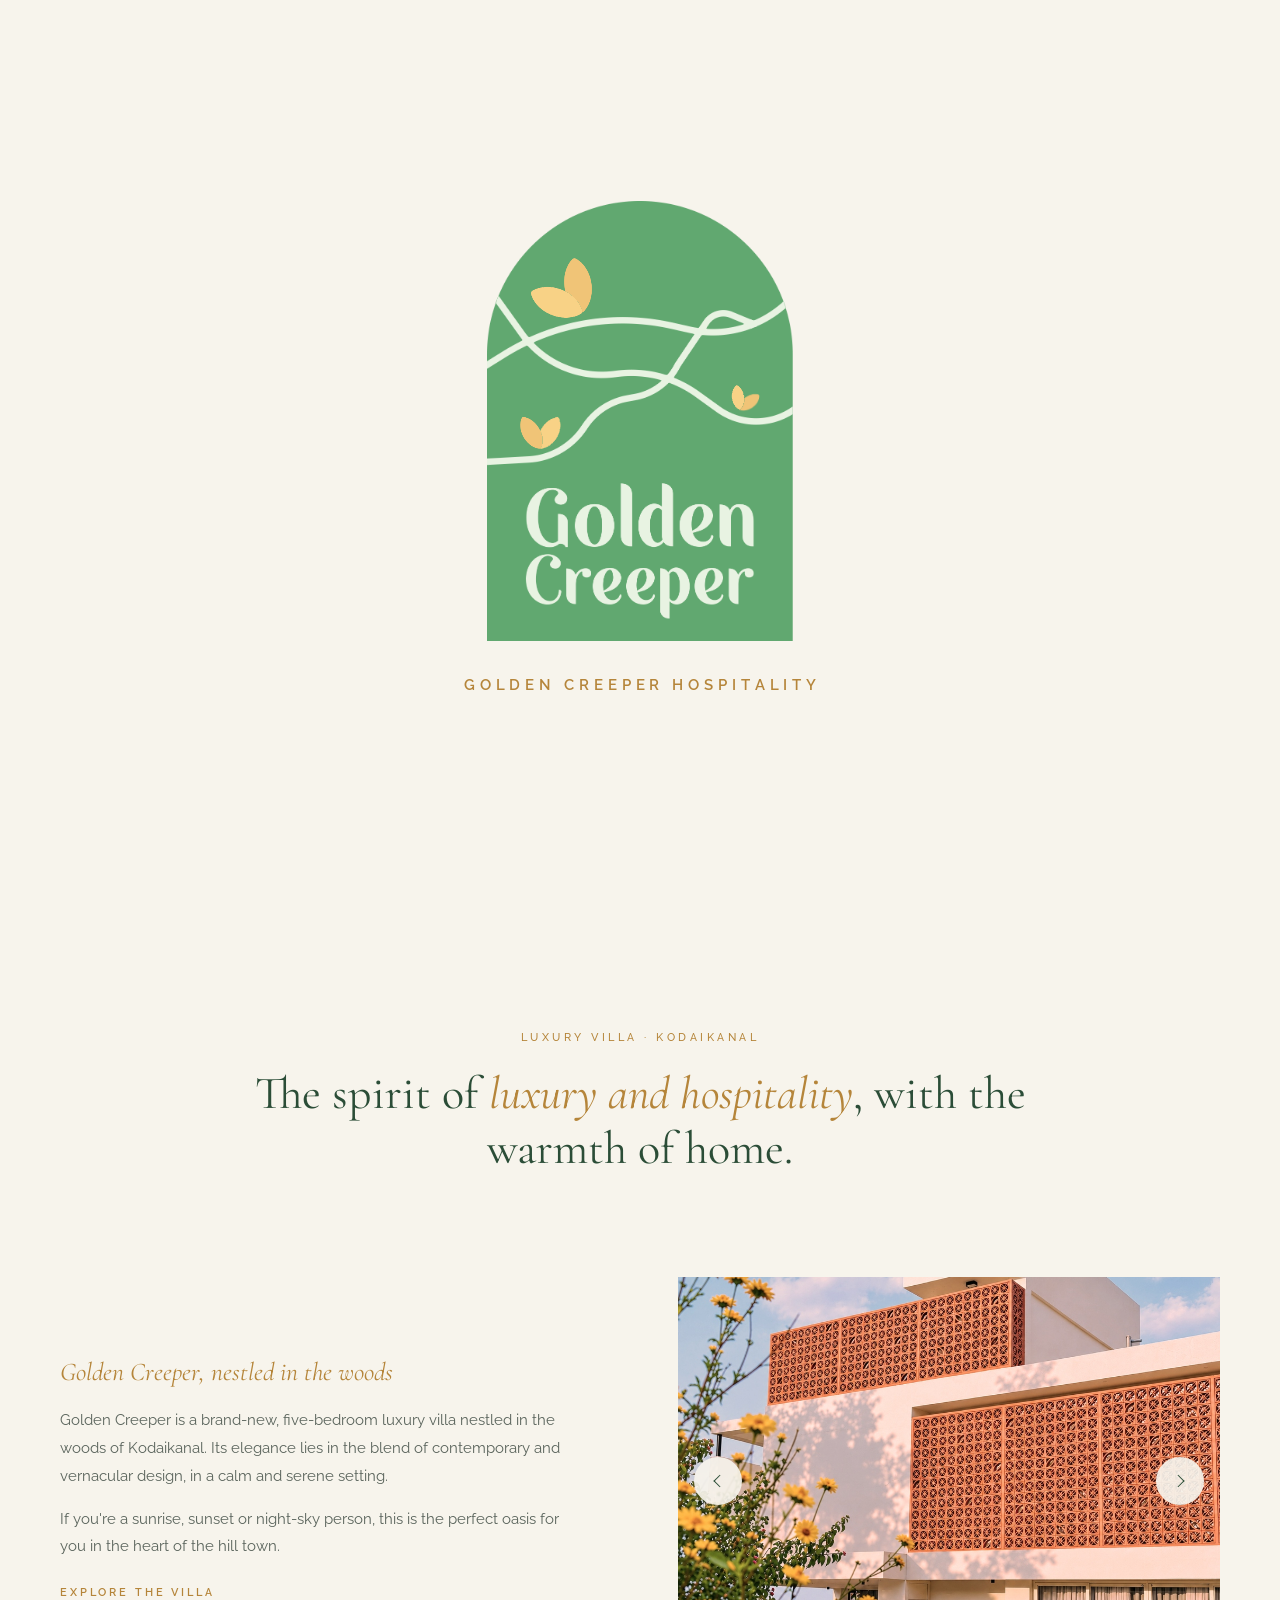
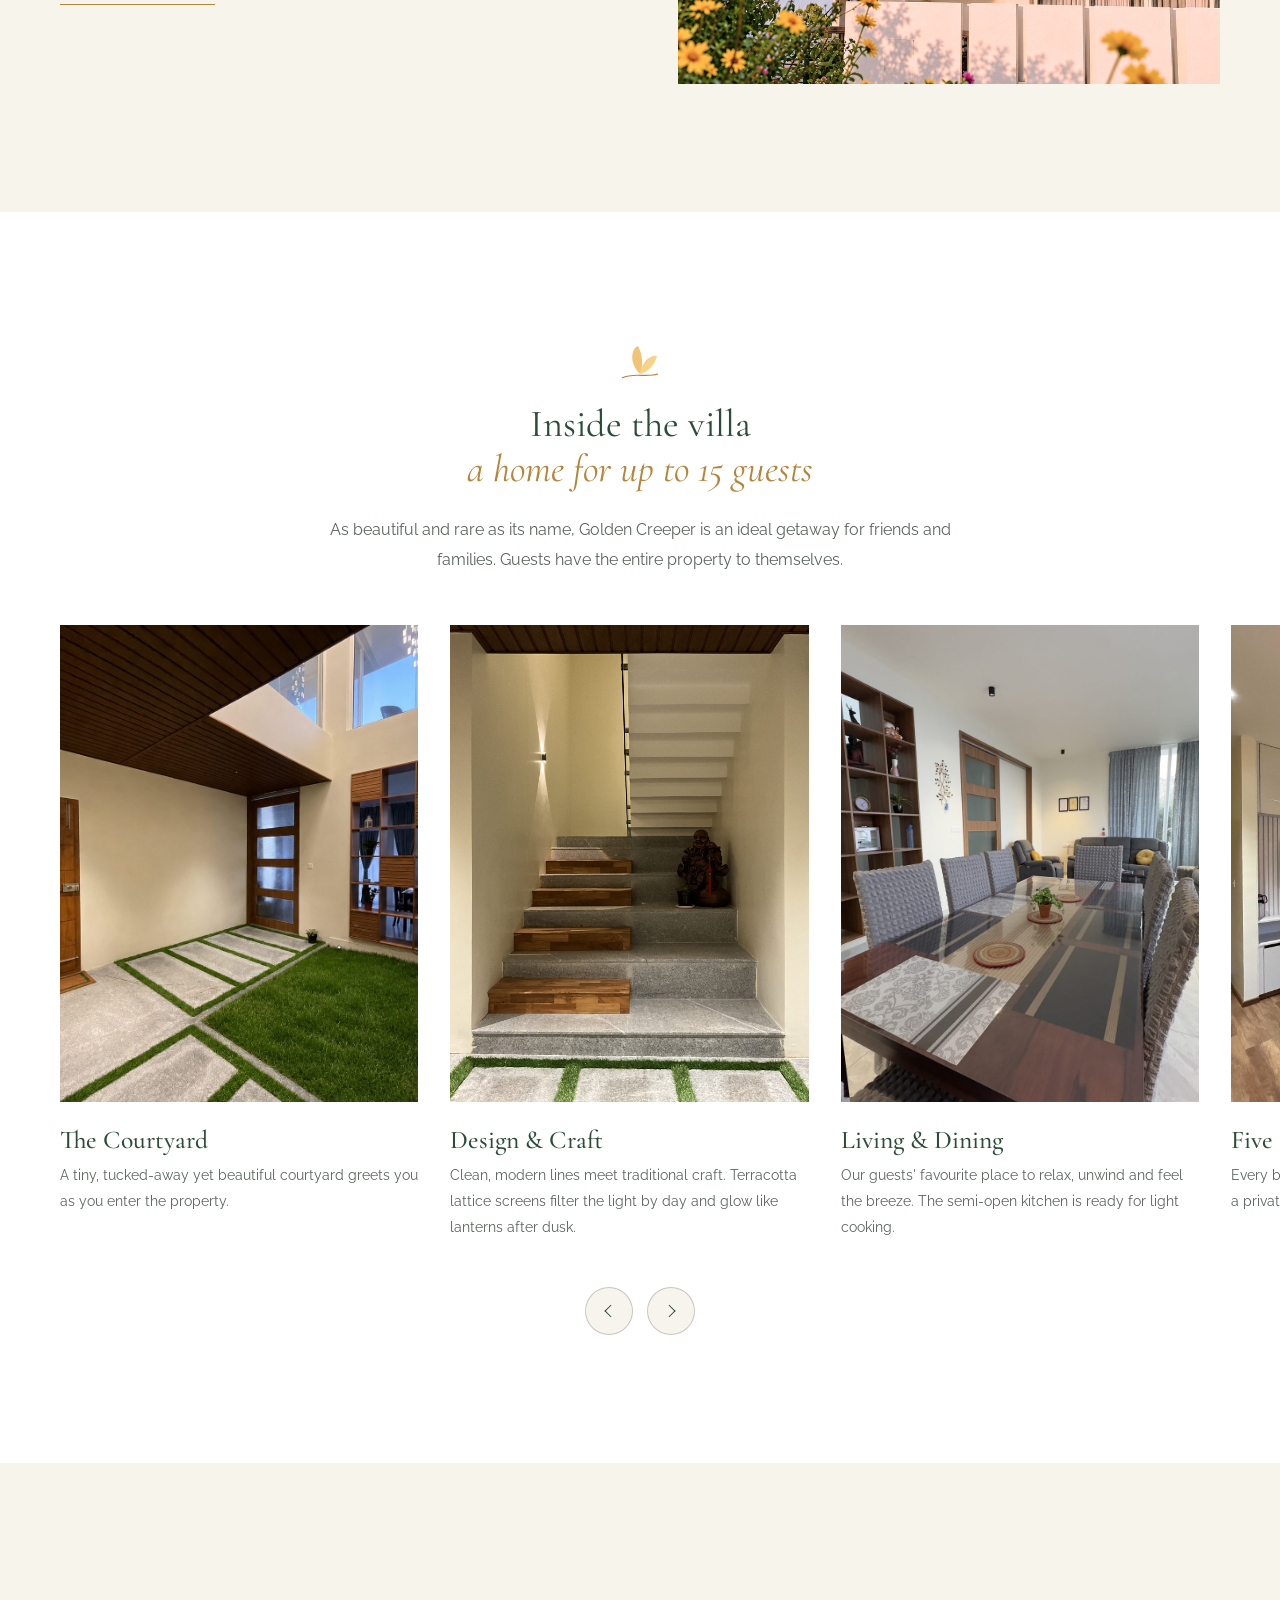
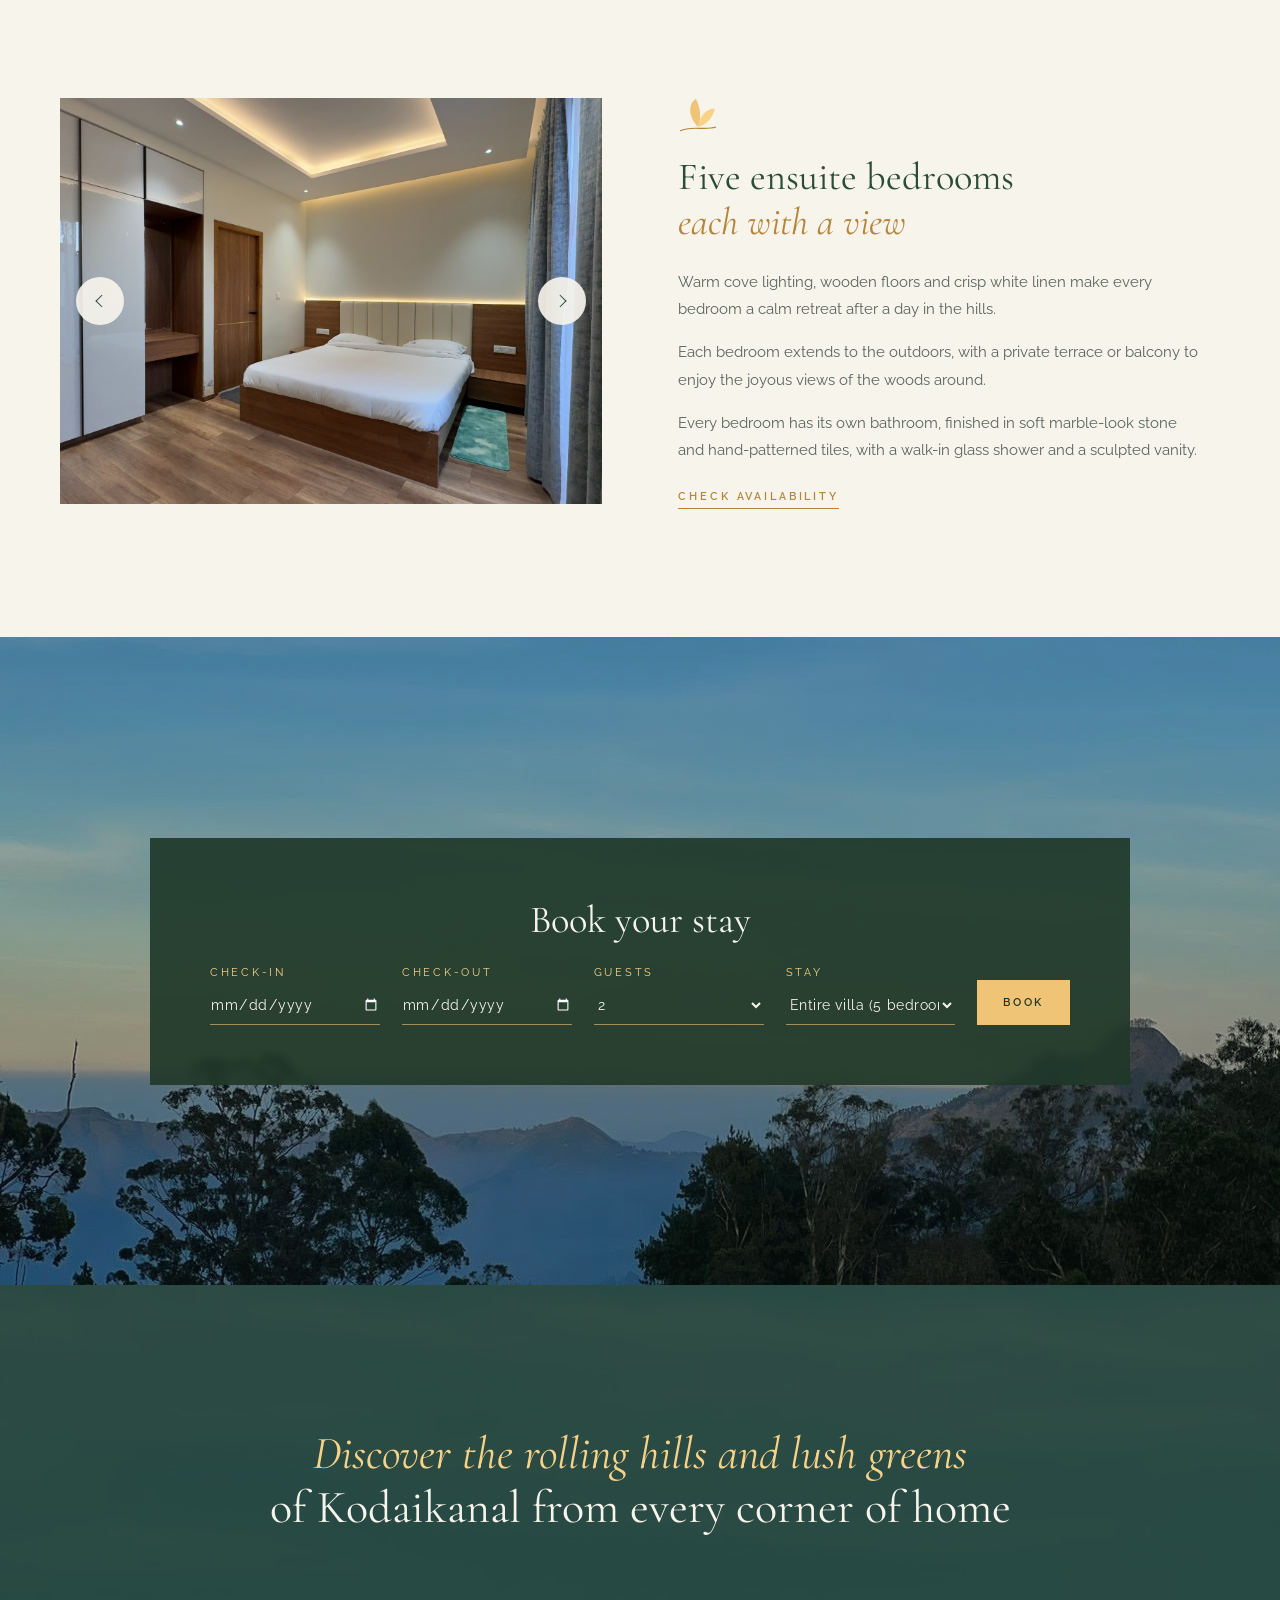
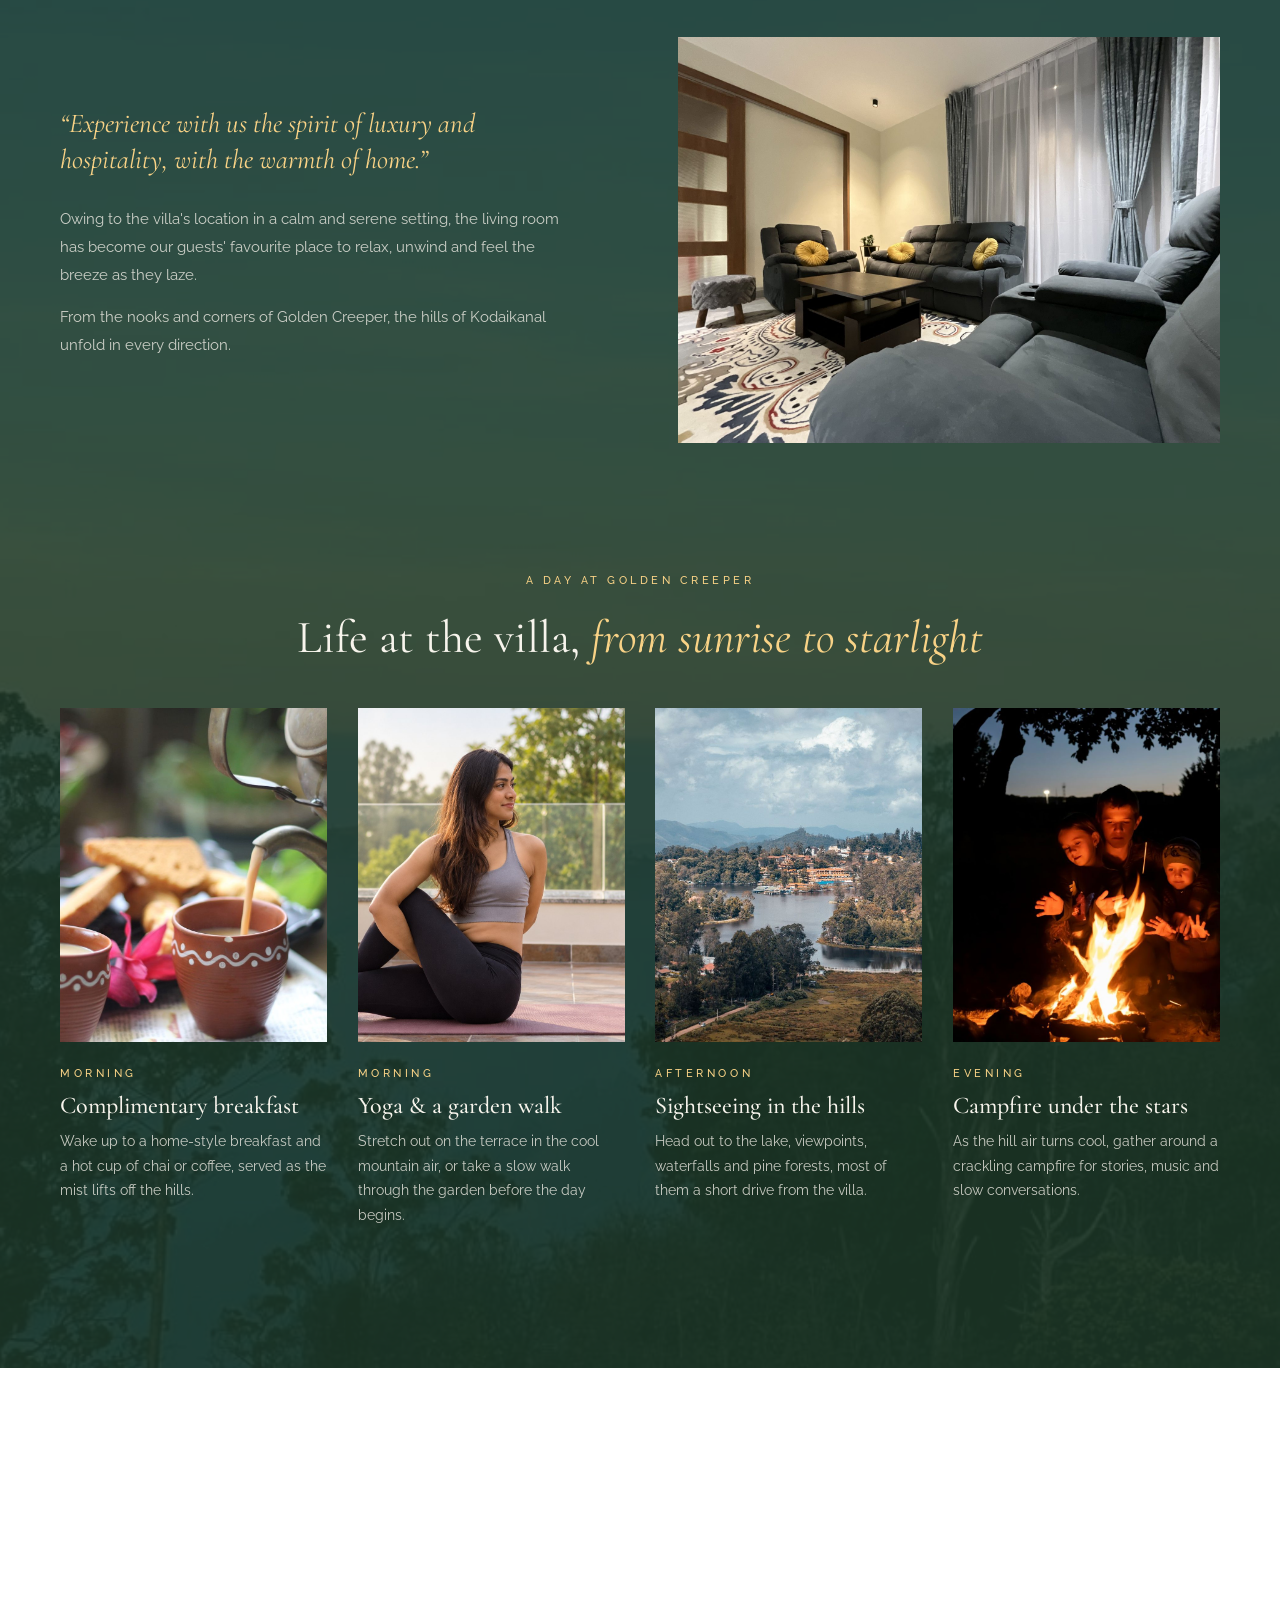
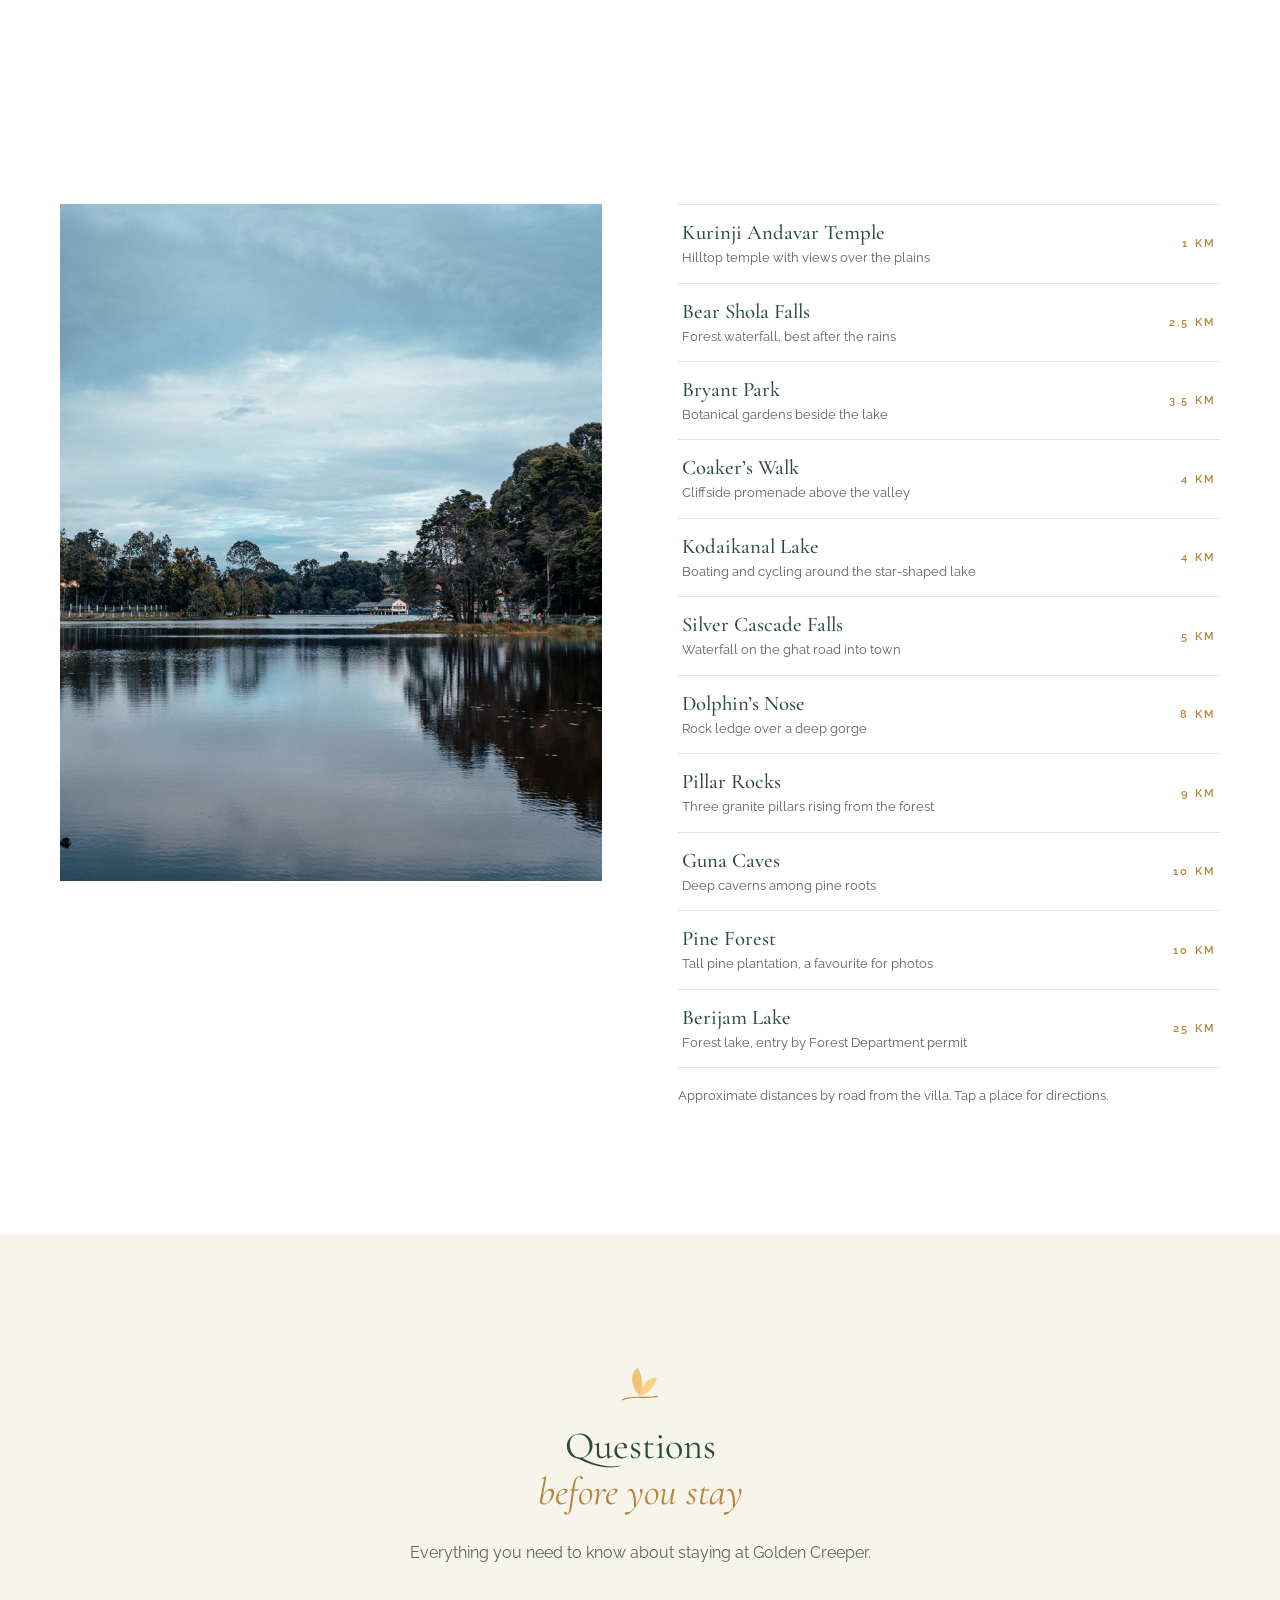
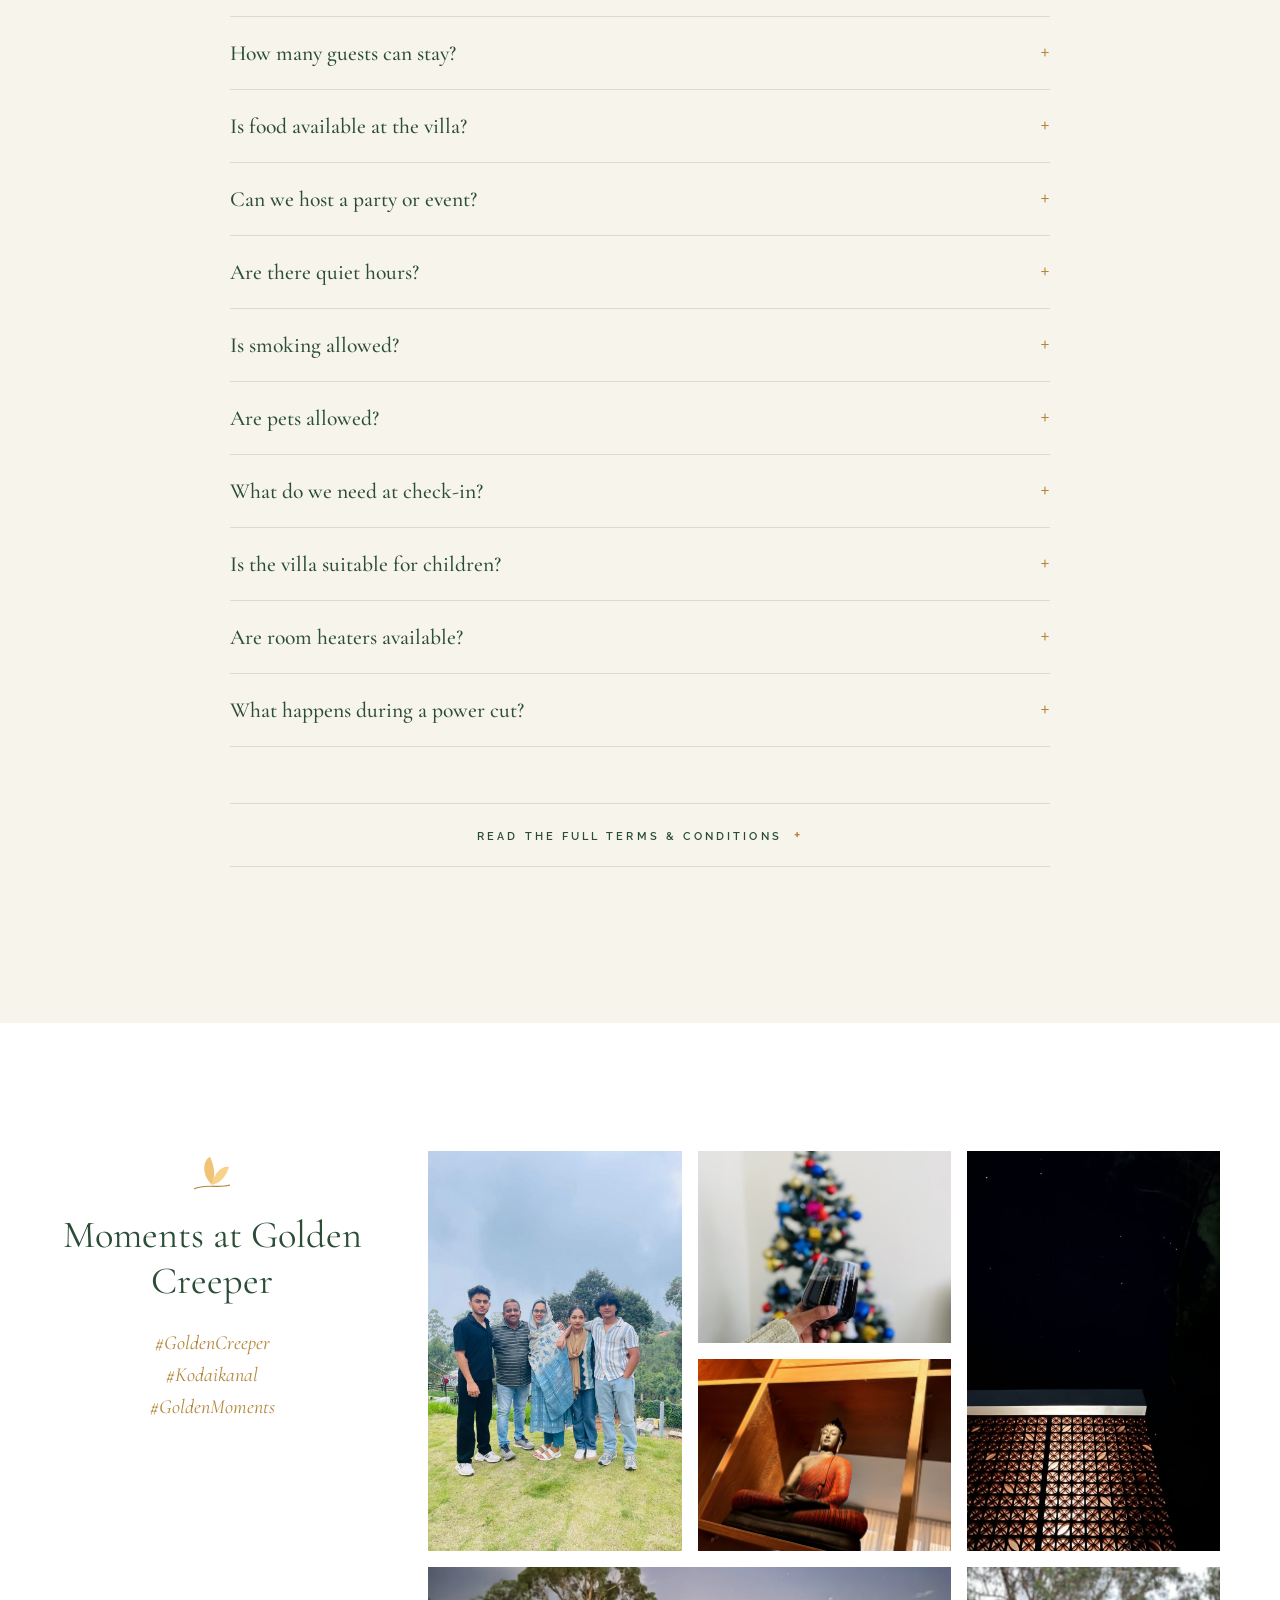
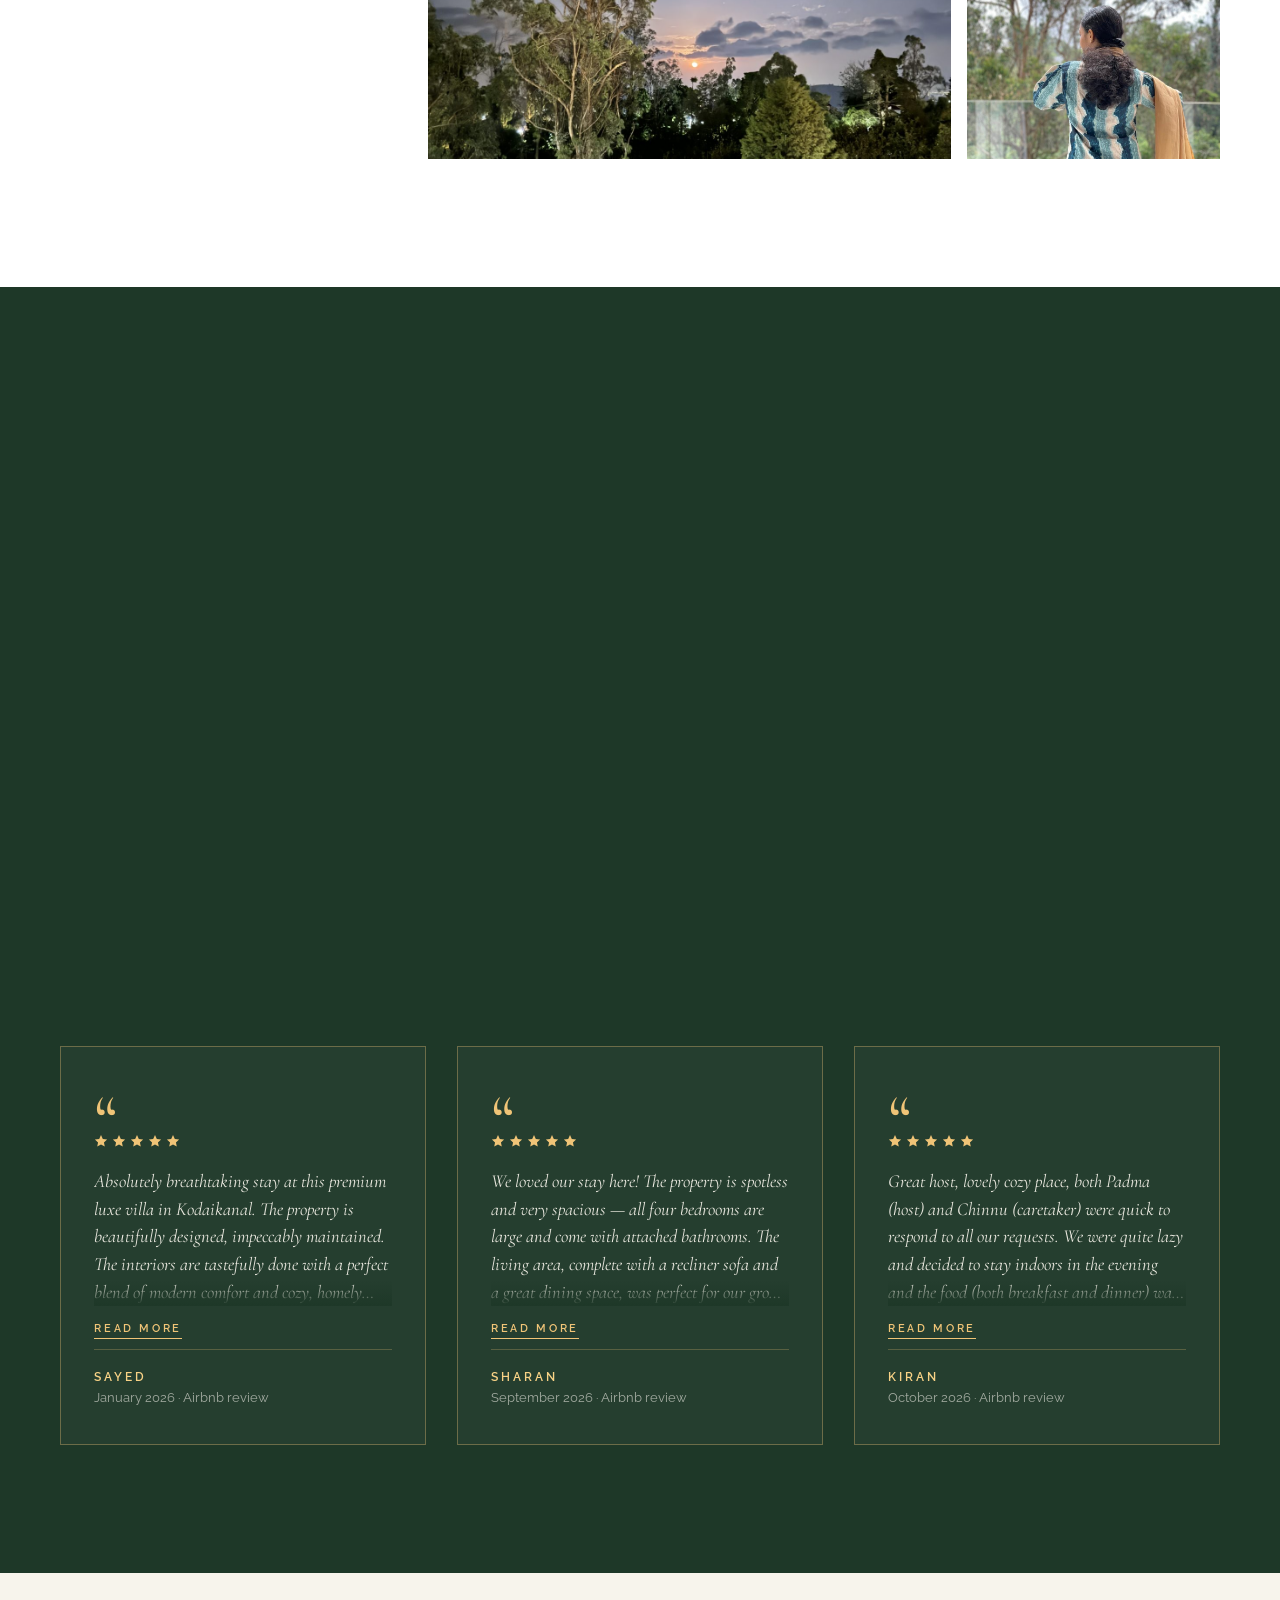
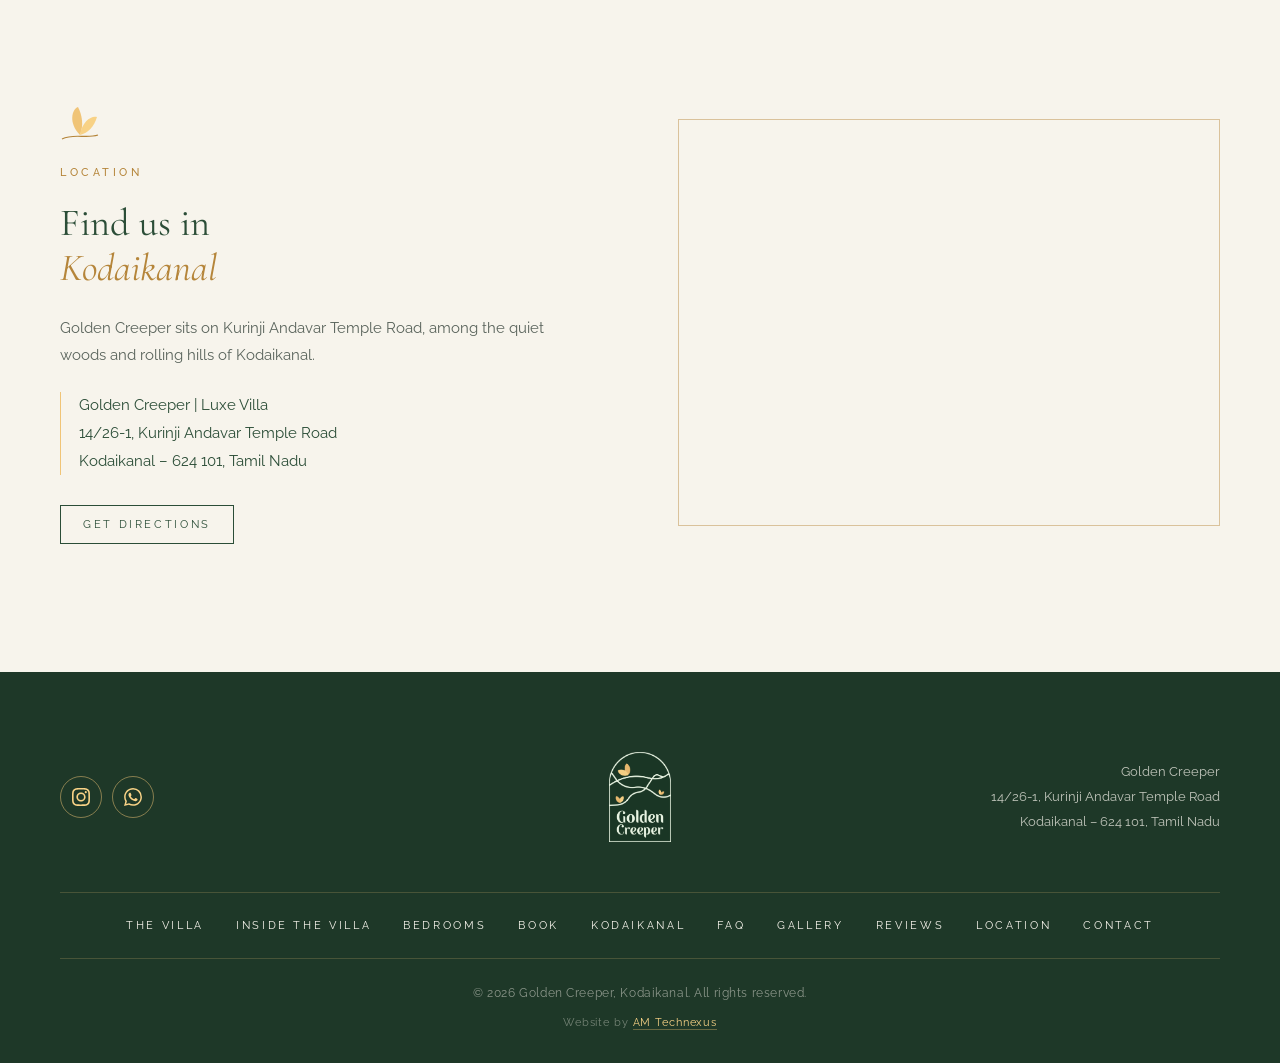
<file: index.html>
<!doctype html>
<html lang="en">
<head>
  <meta charset="utf-8">
  <meta name="viewport" content="width=device-width, initial-scale=1">
  <title>Golden Creeper · Luxury Villas</title>
  <meta name="robots" content="noindex">
  <link rel="icon" type="image/png" href="img/logo.png">
  <meta http-equiv="refresh" content="0; url=kodaikanal/">
  <script>location.replace('kodaikanal/' + location.search + location.hash);</script>
  <style>body{margin:0;background:#f7f4ec}</style>
</head>
<body>
  <noscript><p style="font-family:serif;text-align:center;margin-top:40vh"><a href="kodaikanal/">Golden Creeper Kodaikanal</a></p></noscript>
</body>
</html>
</file>
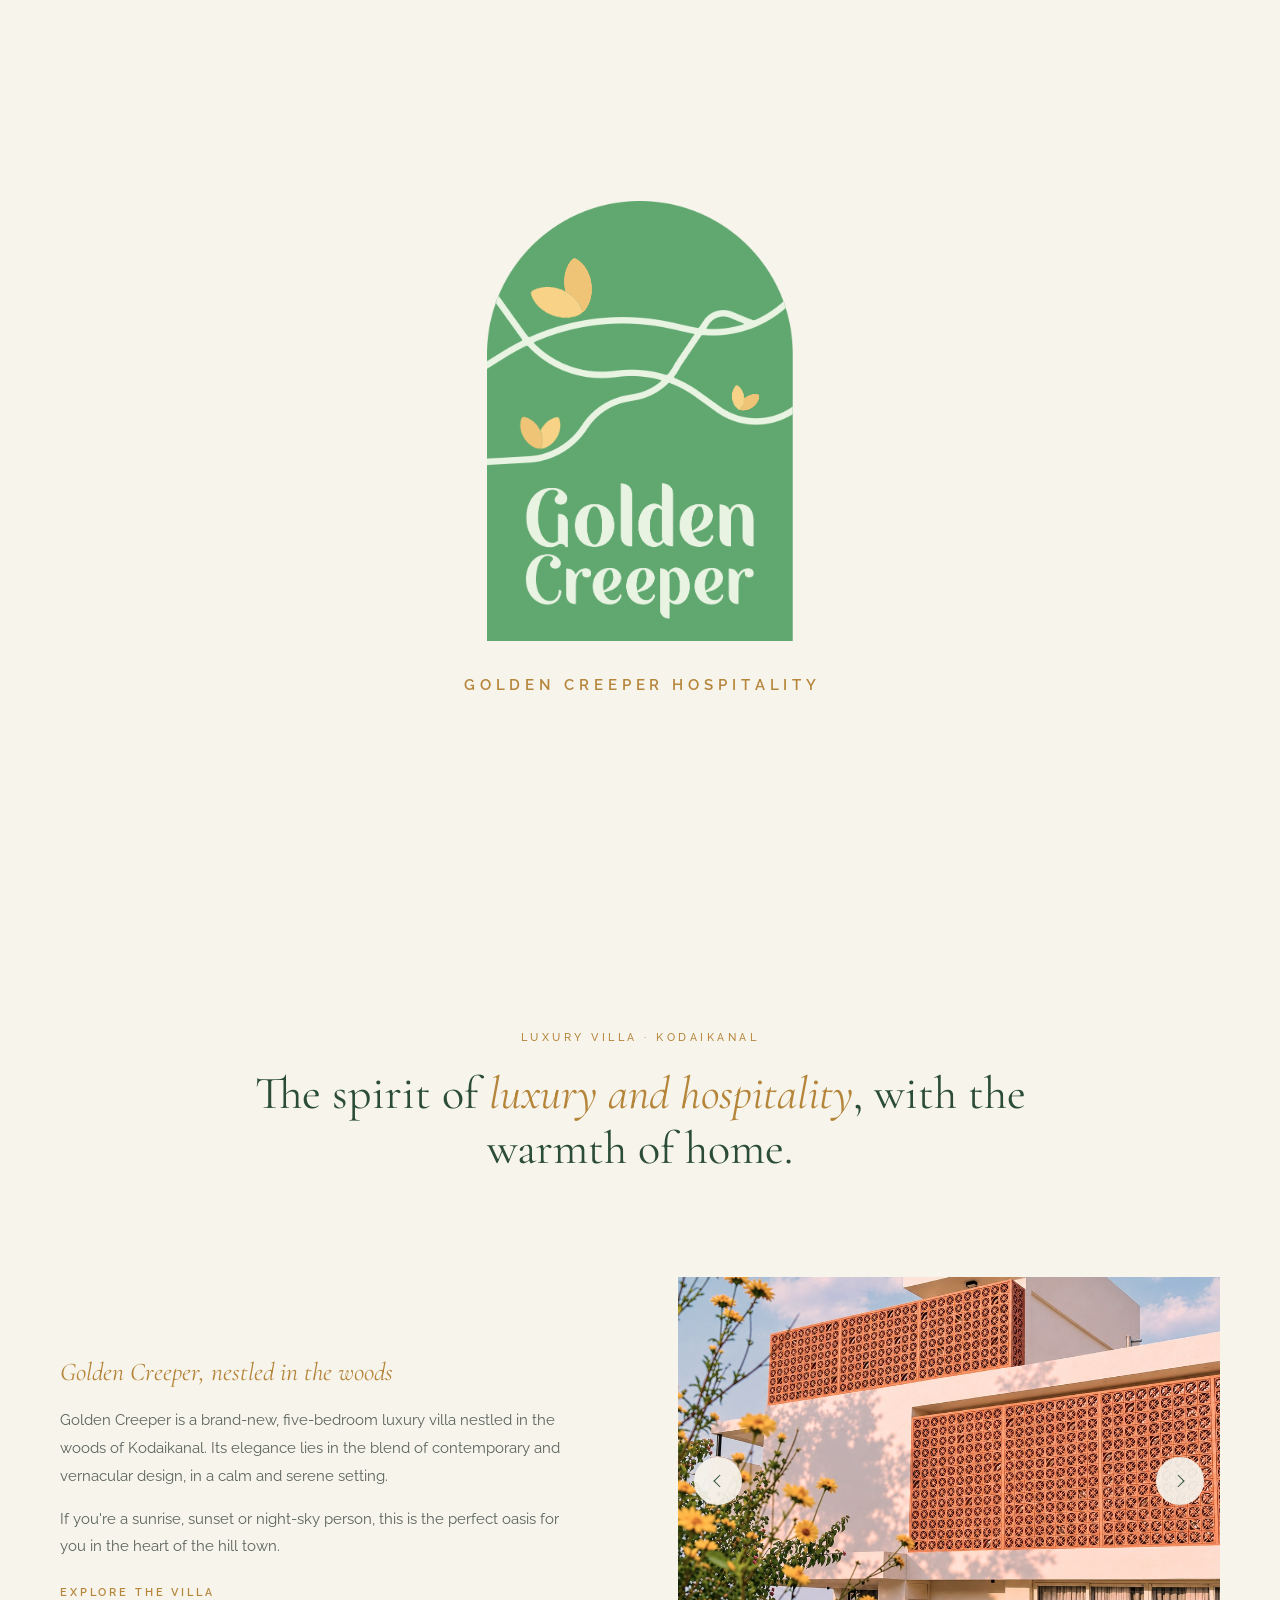
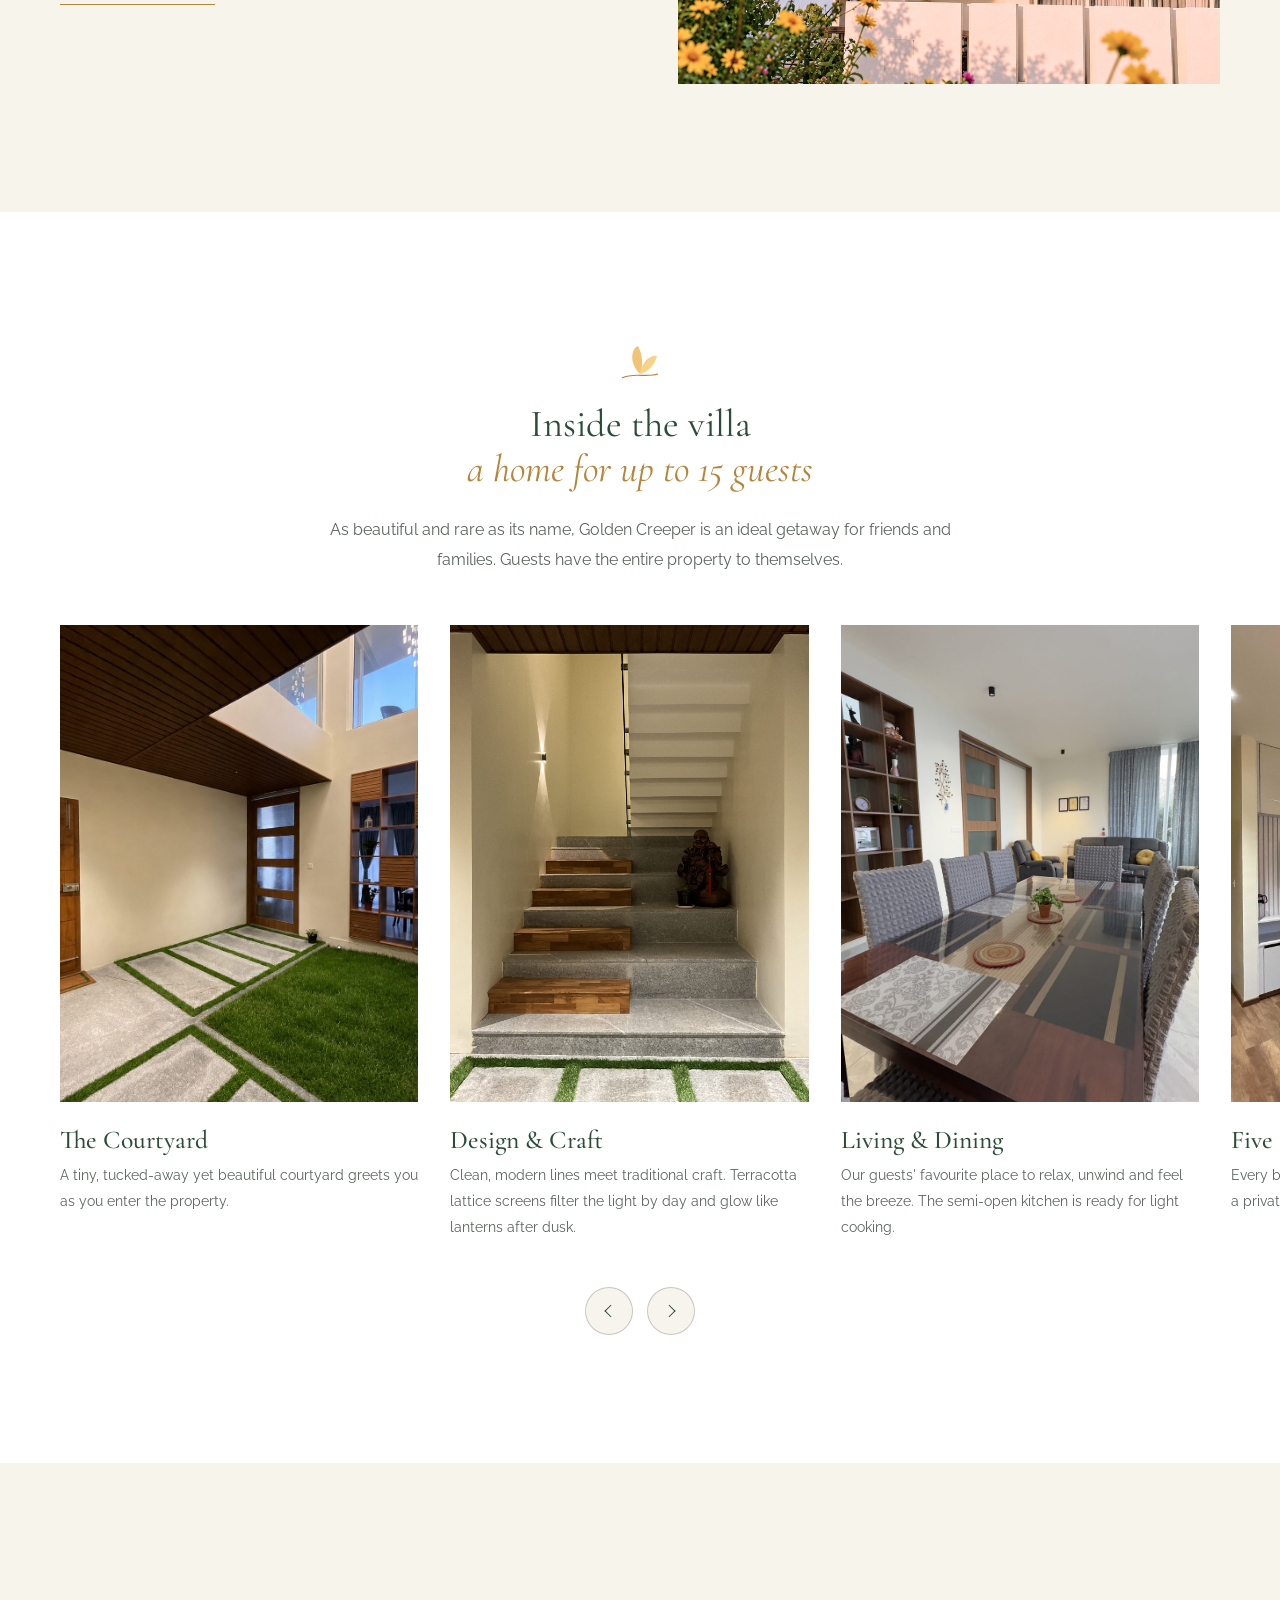
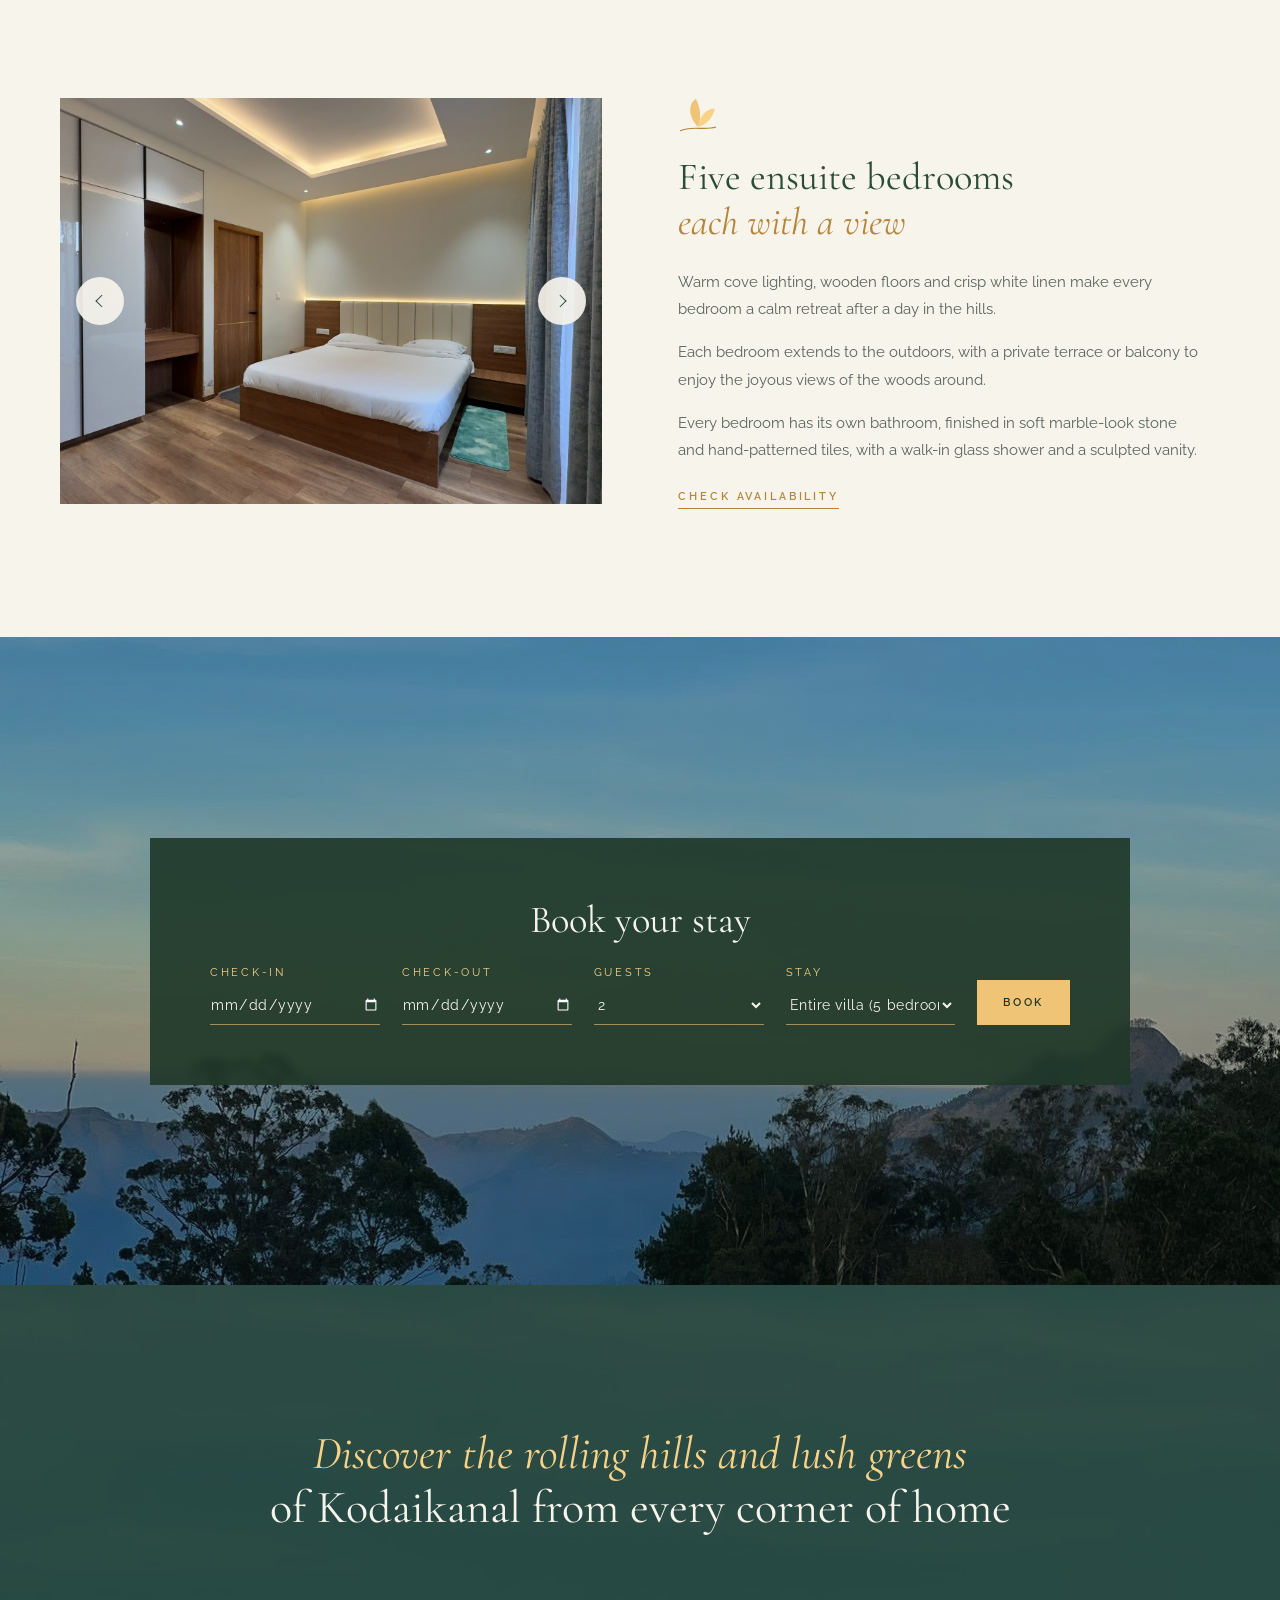
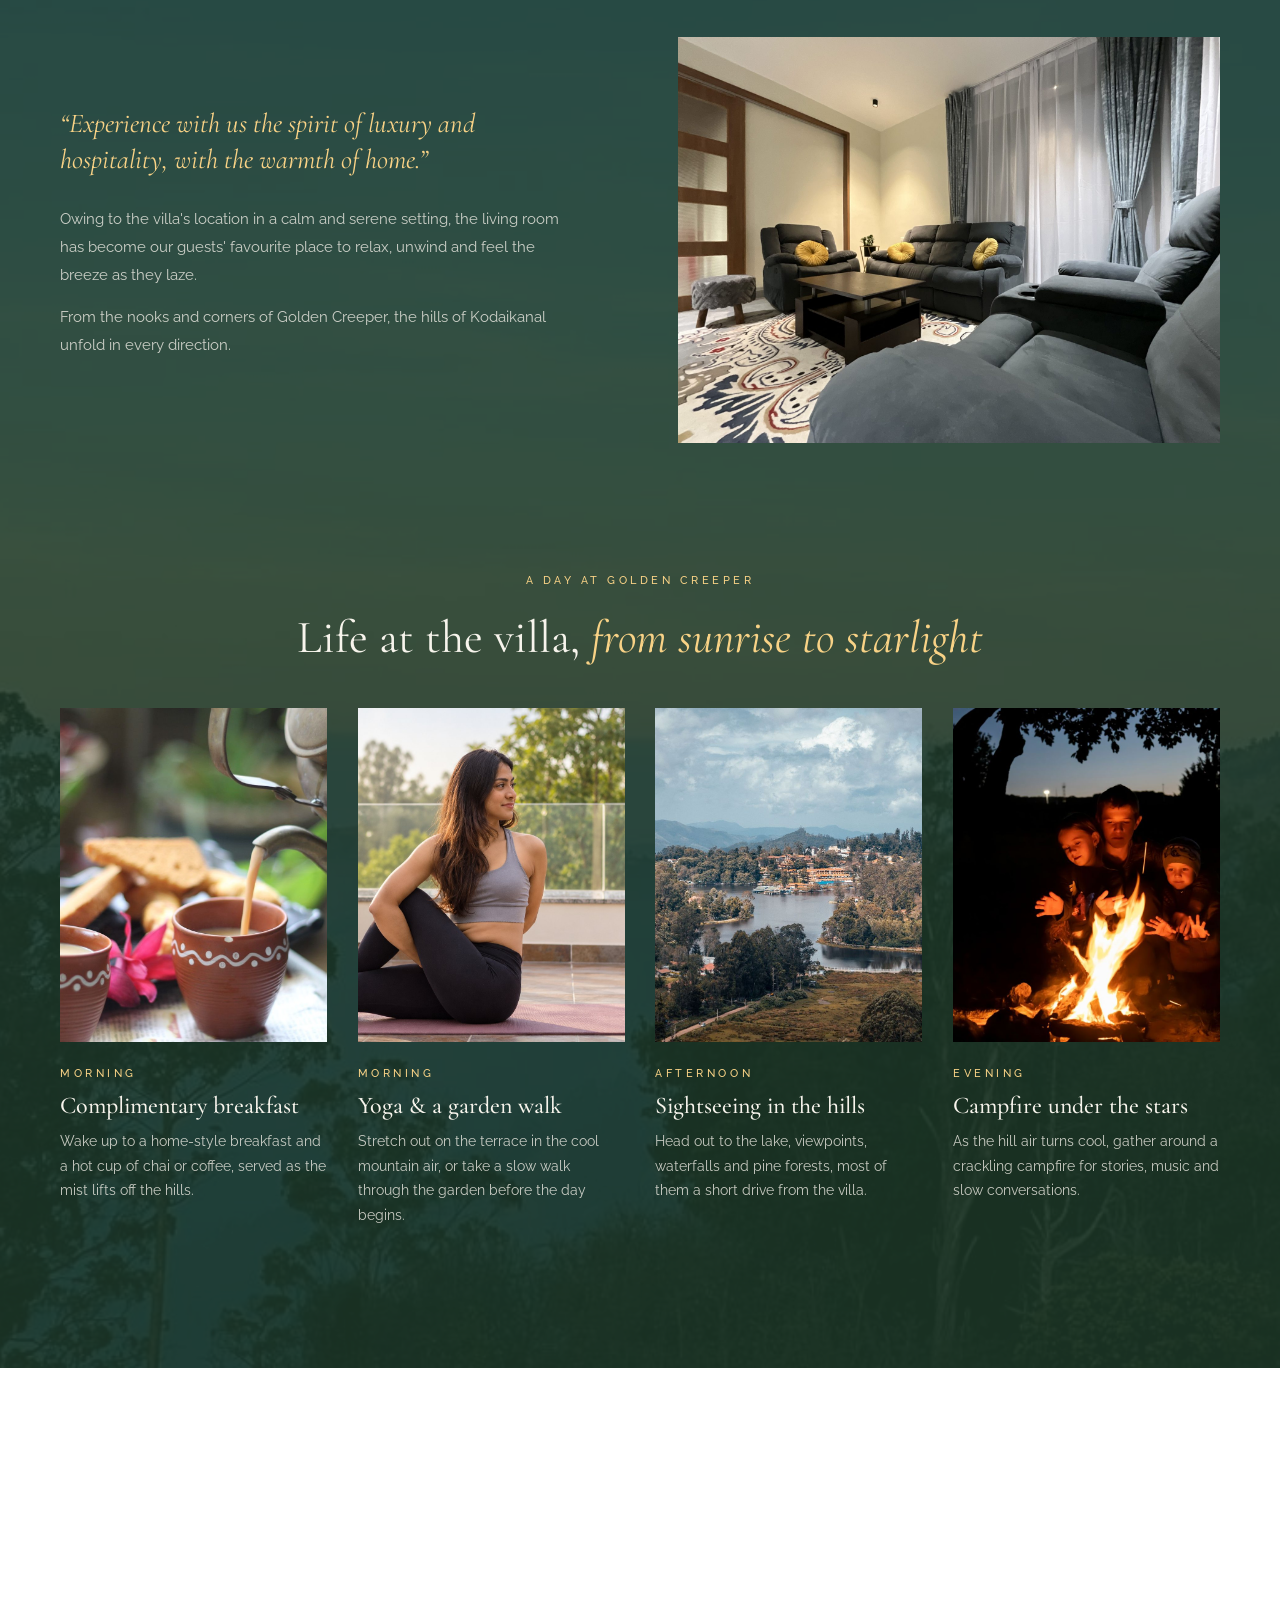
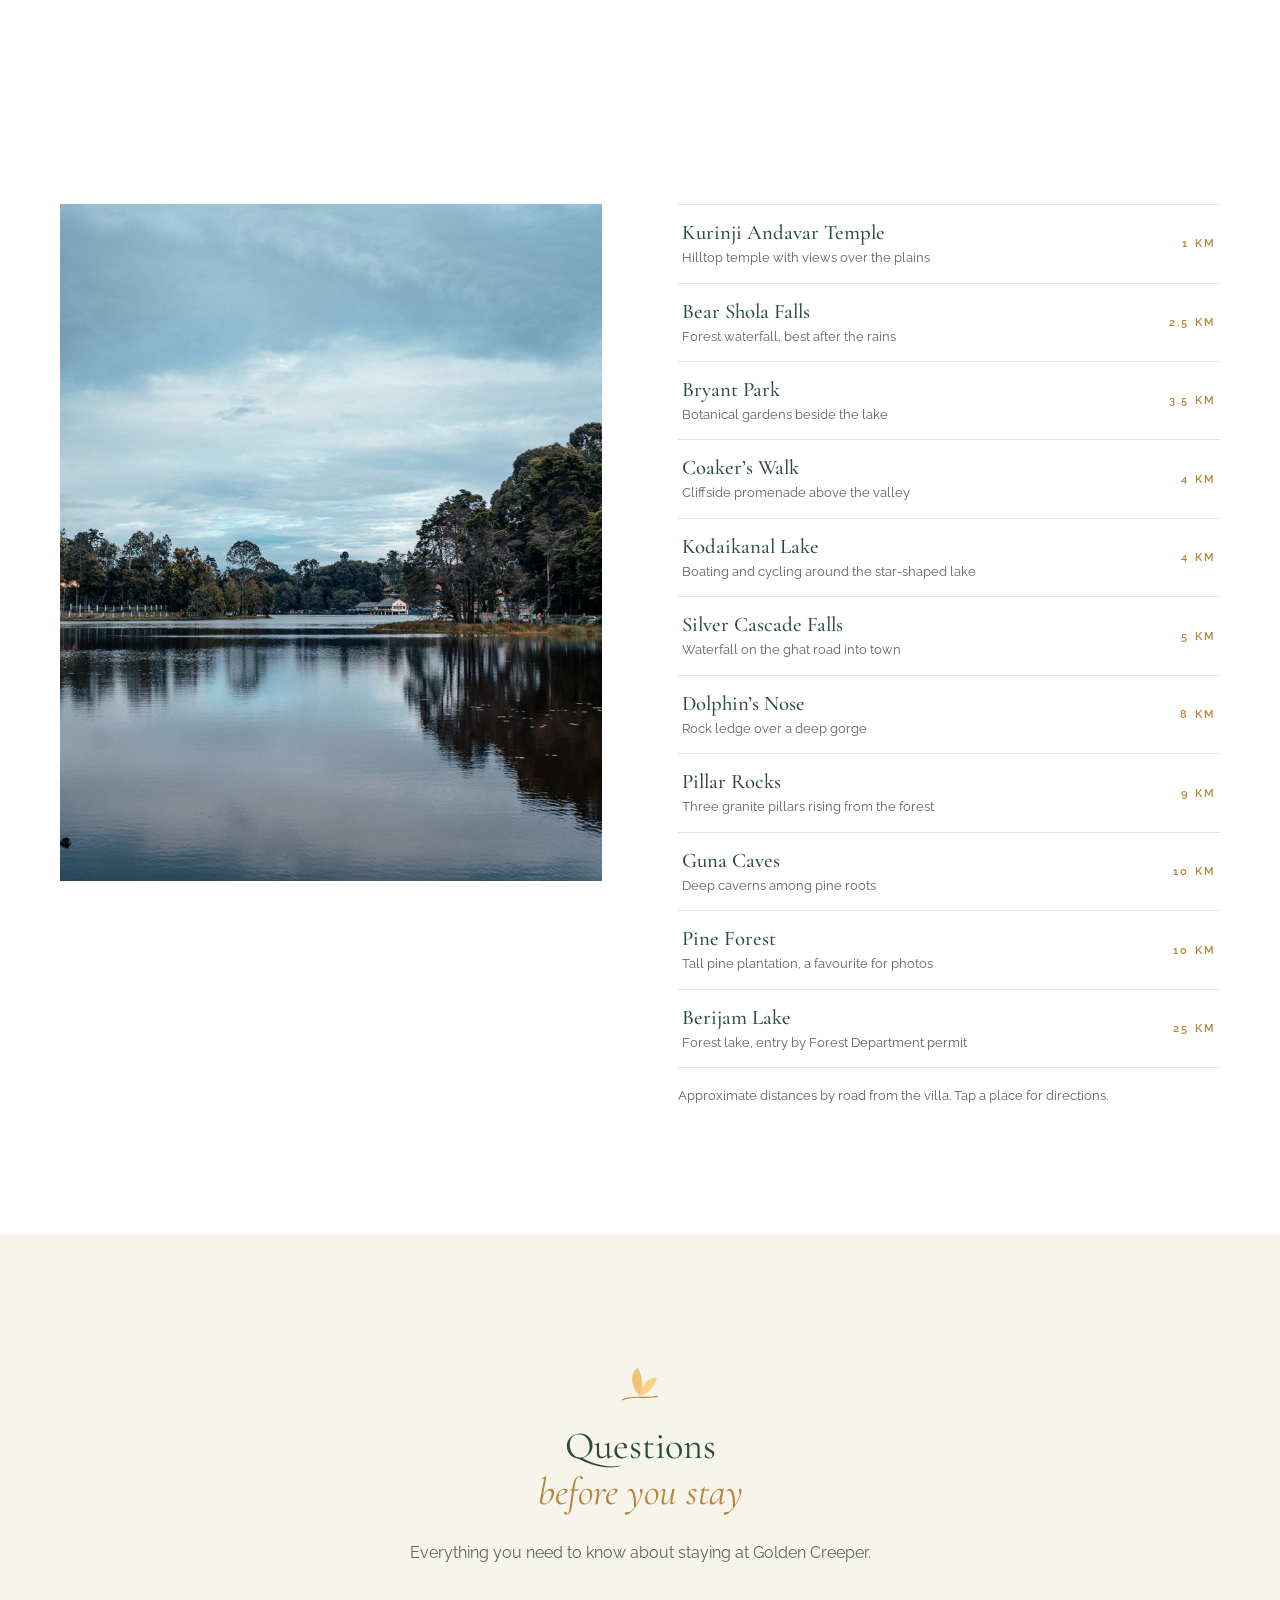
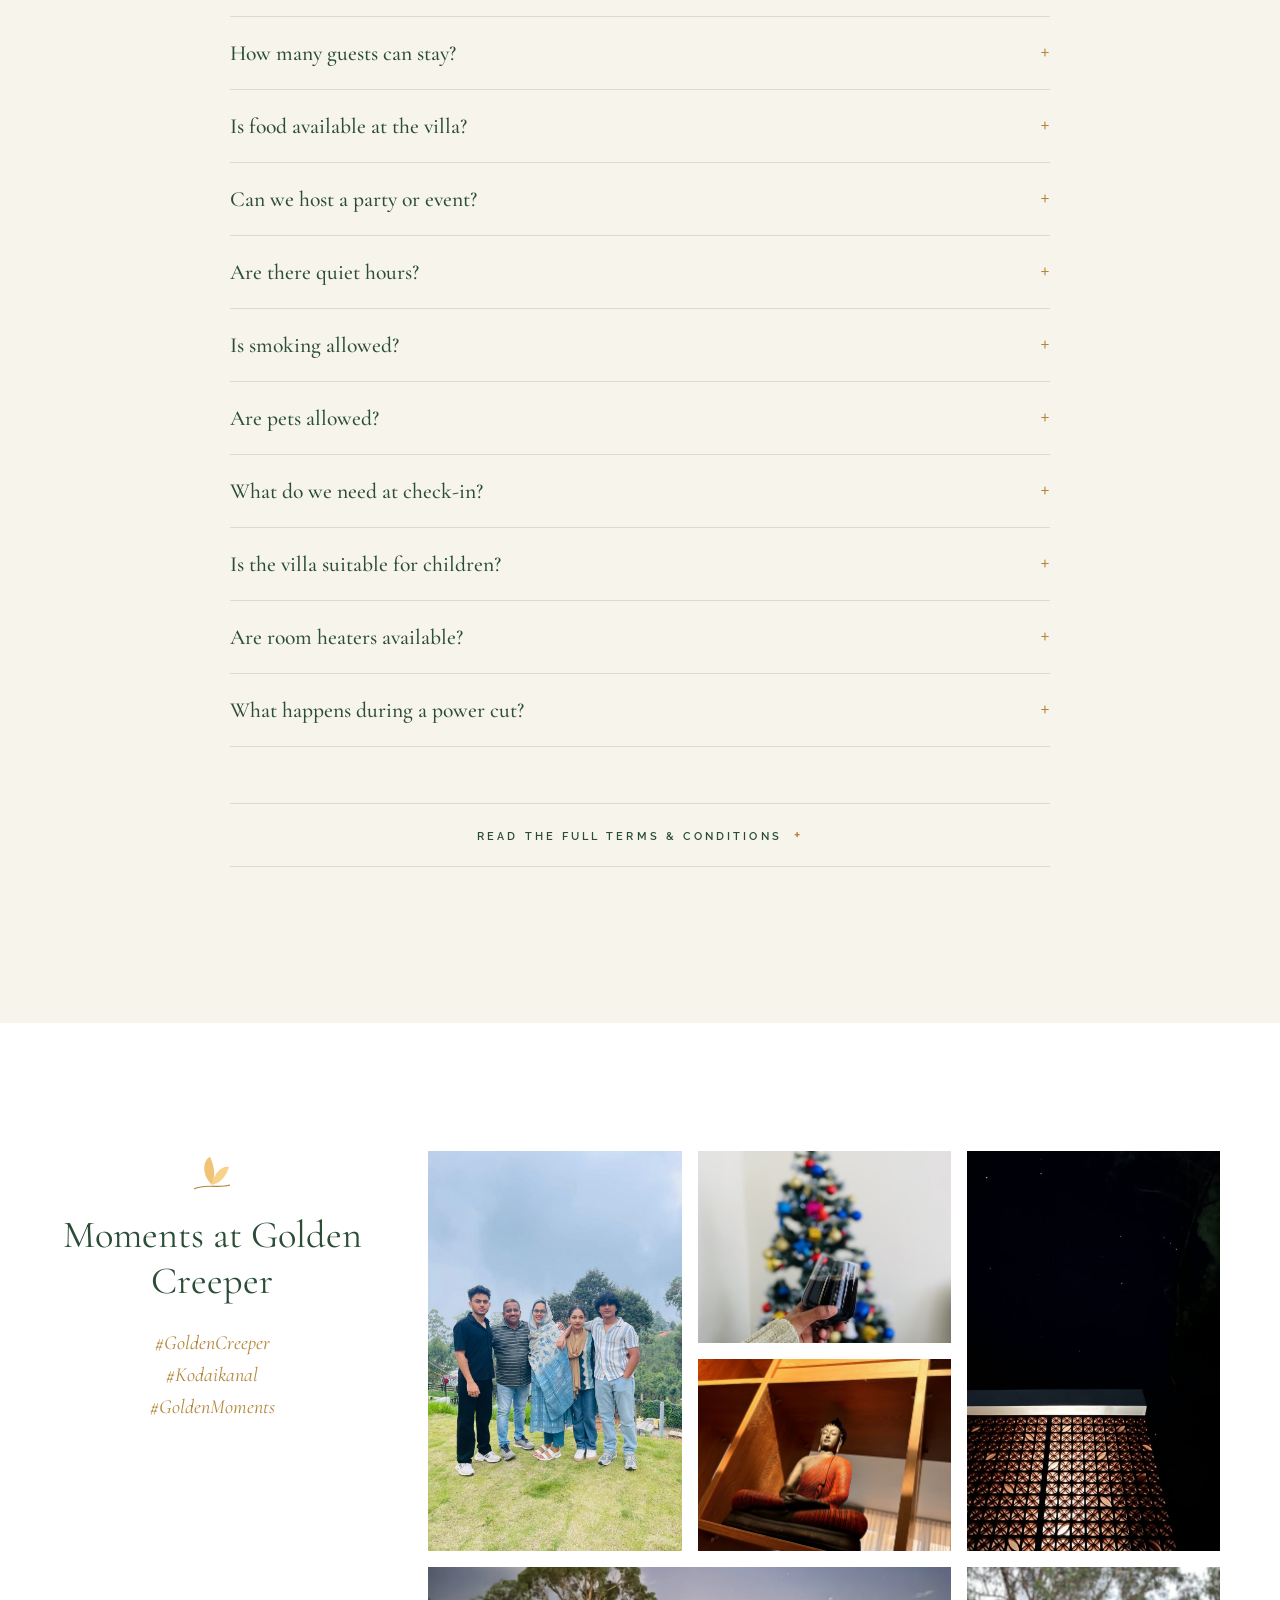
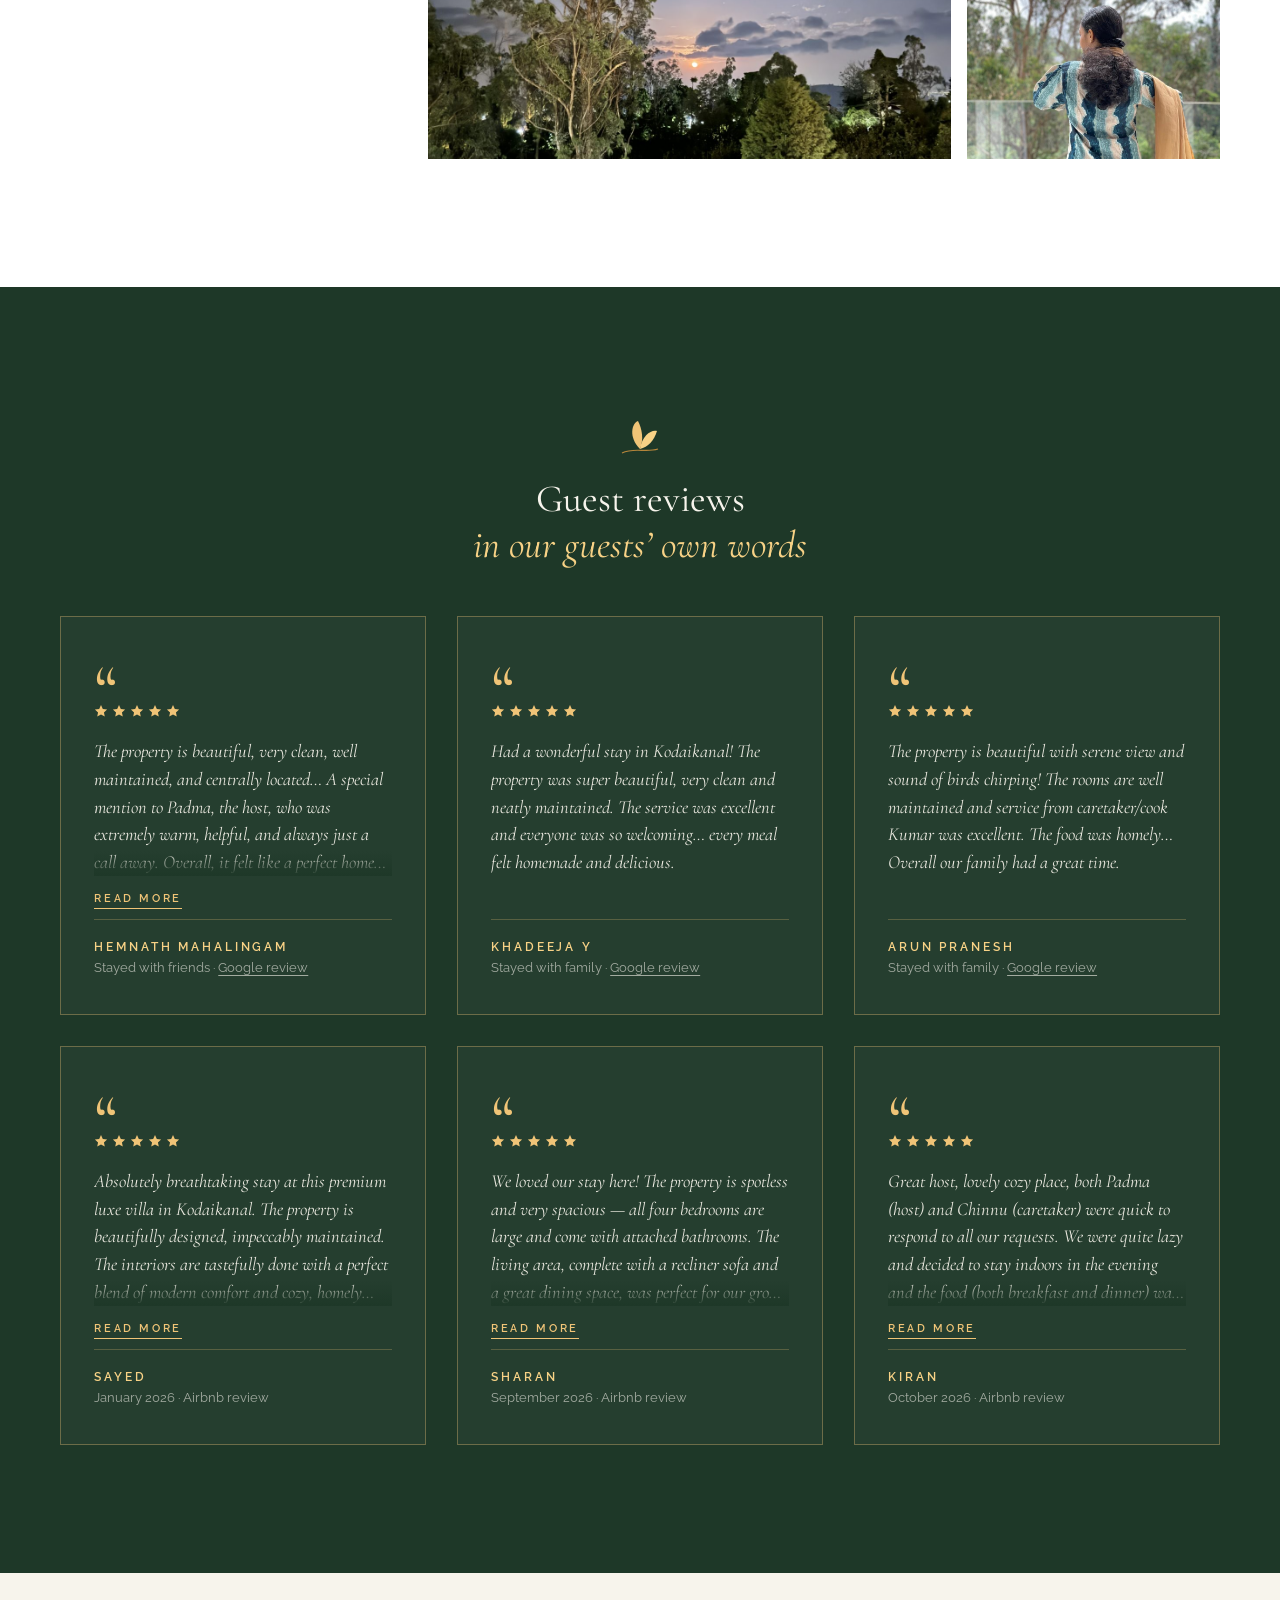
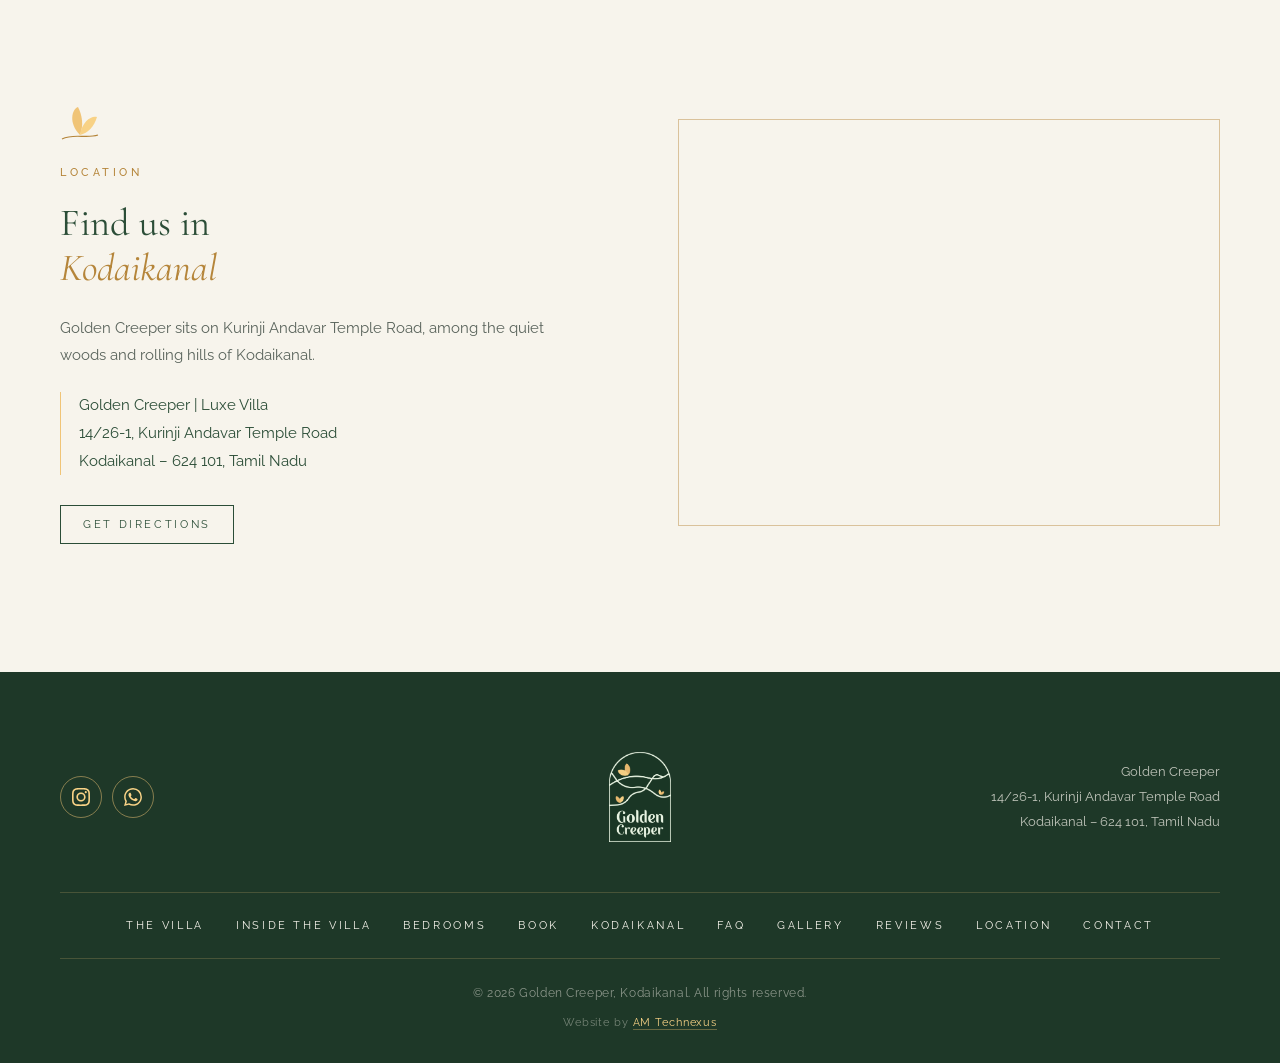
<file: kodaikanal/index.html>
<!doctype html>
<html lang="en">
<head>
  <meta charset="utf-8">
  <meta name="viewport" content="width=device-width, initial-scale=1">
  <title>Golden Creeper · Luxury Villa in Kodaikanal · Official Site</title>
  <meta name="description" content="Golden Creeper is a brand-new five-bedroom luxury villa nestled in the woods of Kodaikanal, for families and friends of up to 15 guests.">
  <link rel="icon" type="image/png" href="../img/logo.png">
  <link rel="preconnect" href="https://fonts.googleapis.com">
  <link rel="preconnect" href="https://fonts.gstatic.com" crossorigin>
  <link href="https://fonts.googleapis.com/css2?family=Cormorant+Garamond:ital,wght@0,400;0,500;0,600;1,400;1,500&family=Playfair+Display&family=Great+Vibes&family=Alex+Brush&family=Raleway:wght@300;400;500;600;900&display=swap" rel="stylesheet">
  <link rel="preload" as="image" href="img/cover.jpg">
  <link rel="stylesheet" href="../css/styles.css">
</head>
<body class="is-intro">

  <!-- ============ INTRO / LANDING SCREEN ============ -->
  <div class="intro" id="intro" aria-hidden="true">
    <div class="intro__bg"></div>
    <div class="intro__stage">
      <div class="intro__logo" id="introLogo">
        <div class="intro__logo-inner">
          <div class="intro__logo-color">
            <img src="../img/logo-base.png" alt="">
            <svg class="intro__creepers" viewBox="0 0 787 1131" aria-hidden="true">
              <defs>
                <filter id="gcSoft" x="-10%" y="-10%" width="120%" height="120%"><feGaussianBlur stdDeviation="7"/></filter>
                <mask id="gcGrow1" maskUnits="userSpaceOnUse" x="0" y="0" width="787" height="700"><path class="vine-grow" pathLength="1" style="--d:0.9s;--t:1.51s" d="M-8.8 441.4 L1.7 425.5 L4.6 420.6 L8.4 416.4 L13.0 412.9 L18.0 409.6 L23.1 406.4 L28.2 403.3 L33.3 400.2 L38.4 397.0 L43.4 393.8 L48.4 390.6 L53.5 387.5 L58.7 384.5 L63.8 381.5 L69.0 378.5 L74.2 375.6 L79.4 372.8 L84.7 370.0 L90.0 367.2 L95.2 364.5 L100.4 362.0 L105.7 359.9 L111.0 357.7 L116.3 355.3 L121.6 352.8 L127.0 350.4 L132.6 348.2 L138.1 346.0 L143.7 343.8 L149.2 341.7 L154.9 339.7 L160.6 337.8 L166.3 335.9 L172.0 334.0 L177.7 332.1 L183.4 330.2 L189.1 328.4 L194.8 326.7 L200.6 325.2 L206.3 323.7 L212.1 322.2 L217.8 320.8 L223.6 319.5 L229.4 318.2 L235.2 317.0 L241.0 315.8 L246.9 314.8 L252.7 313.8 L258.6 312.9 L264.4 312.1 L270.3 311.3 L276.2 310.5 L282.1 309.8 L287.9 309.1 L293.8 308.5 L299.8 308.0 L305.7 307.5 L311.6 307.0 L317.5 306.5 L323.5 306.2 L329.4 306.0 L335.4 306.0 L341.4 306.0 L347.4 306.0 L353.4 306.0 L359.4 306.0 L365.4 306.0 L371.4 306.2 L377.4 306.5 L383.3 306.9 L389.2 307.3 L395.1 307.8 L401.0 308.4 L406.9 309.1 L412.8 309.8 L418.7 310.4 L424.6 311.1 L430.5 311.9 L436.4 312.7 L442.2 313.4 L448.1 314.3 L453.9 315.4 L459.7 316.5 L465.5 317.7 L471.3 318.9 L477.1 320.1 L482.9 321.4 L488.7 322.7 L494.5 324.0 L500.3 325.3 L506.1 326.7 L511.9 328.0 L517.7 329.3 L523.5 330.5 L529.3 331.7 L535.1 332.7 L541.0 333.5 L546.9 334.0 L552.8 334.6 L558.7 335.3 L564.6 335.8 L570.6 336.0 L576.6 336.0 L582.6 336.0 L588.6 336.0 L594.6 335.9 L600.5 335.6 L606.4 335.2 L612.3 334.6 L618.2 333.8 L624.1 332.9 L629.9 331.8 L635.7 330.6 L641.5 329.3 L647.3 328.0 L653.0 326.5 L658.7 324.9 L664.0 322.8 L668.9 320.0 L673.7 317.2 L679.0 315.2 L684.7 313.9 L690.4 312.5 L696.0 310.6 L701.4 308.3 L706.7 305.5 L711.9 302.8 L717.1 299.9 L722.3 296.9 L727.5 293.9 L732.6 290.8 L737.5 287.4 L742.3 283.9 L747.1 280.3 L751.7 276.6 L755.8 272.5 L758.8 267.7 L761.0 262.3 L768.3 248.0"/></mask>
                <mask id="gcGrow2" maskUnits="userSpaceOnUse" x="0" y="0" width="787" height="700"><path class="vine-grow" pathLength="1" style="--d:1.0s;--t:1.64s" d="M26.4 228.2 L29.0 247.0 L30.1 252.8 L31.8 258.4 L34.3 263.7 L37.5 268.7 L40.8 273.7 L44.3 278.5 L47.9 283.3 L51.4 288.2 L54.8 293.1 L58.3 297.9 L61.9 302.7 L65.4 307.6 L68.8 312.6 L72.2 317.4 L75.8 322.2 L79.3 327.1 L82.7 332.0 L86.2 336.8 L89.8 341.6 L93.2 346.5 L96.5 351.5 L100.0 355.8 L104.2 359.3 L108.5 362.4 L112.1 366.3 L115.6 370.9 L119.4 375.4 L123.7 379.6 L128.1 383.6 L132.6 387.5 L137.3 391.2 L142.0 394.9 L146.9 398.4 L151.8 401.8 L156.8 405.2 L161.8 408.4 L166.9 411.5 L172.1 414.5 L177.3 417.3 L182.6 420.0 L188.0 422.6 L193.4 425.0 L198.9 427.3 L204.5 429.4 L210.1 431.4 L215.8 433.3 L221.5 435.1 L227.3 436.8 L233.0 438.4 L238.8 439.8 L244.6 441.0 L250.4 442.1 L256.2 443.1 L262.1 444.0 L268.0 444.7 L273.9 445.3 L279.8 445.7 L285.8 445.9 L291.8 446.0 L297.8 446.0 L303.8 445.9 L309.7 445.7 L315.6 445.2 L321.6 444.7 L327.5 444.1 L333.4 443.5 L339.3 442.9 L345.2 442.3 L351.1 441.8 L357.0 441.3 L363.0 441.1 L369.0 441.0 L375.0 441.0 L380.9 441.2 L386.9 441.5 L392.8 441.9 L398.7 442.5 L404.6 443.1 L410.5 443.9 L416.4 444.7 L422.2 445.6 L428.0 446.7 L433.8 448.0 L439.6 449.3 L445.3 450.9 L450.9 452.9 L456.3 454.9 L461.8 456.5 L467.3 457.8 L472.8 459.5 L478.1 461.7 L483.5 464.1 L489.0 466.5 L494.4 469.0 L499.7 471.6 L505.0 474.3 L510.3 477.1 L515.5 480.0 L520.6 483.0 L525.7 486.2 L530.7 489.5 L535.7 492.8 L540.5 496.3 L545.3 499.9 L550.2 503.4 L555.1 506.8 L560.0 510.2 L564.8 513.8 L569.7 517.3 L574.5 520.7 L579.4 524.2 L584.2 527.8 L589.1 531.3 L594.0 534.7 L599.0 538.0 L604.1 541.2 L609.2 544.2 L614.5 547.0 L619.8 549.6 L625.2 552.1 L630.7 554.4 L636.3 556.4 L642.0 558.3 L647.8 560.0 L653.5 561.4 L659.3 562.7 L665.1 563.7 L671.0 564.5 L677.0 564.9 L682.9 565.2 L688.8 565.5 L694.7 565.5 L700.7 565.3 L706.6 564.9 L712.5 564.5 L718.4 563.7 L724.2 562.5 L730.0 561.2 L735.8 559.9 L741.5 558.3 L747.2 556.5 L752.8 554.4 L758.3 552.1 L763.7 549.6 L769.0 546.8 L774.0 543.7 L778.3 539.9 L781.6 535.2 L784.3 530.0 L792.7 516.4"/></mask>
                <mask id="gcGrow3" maskUnits="userSpaceOnUse" x="0" y="0" width="787" height="700"><path class="vine-grow" pathLength="1" style="--d:1.15s;--t:1.54s" d="M-9.8 672.3 L8.8 669.1 L14.8 668.5 L20.7 668.1 L26.7 667.9 L32.6 667.6 L38.6 667.3 L44.5 666.9 L50.5 666.6 L56.4 666.3 L62.3 666.0 L68.3 665.6 L74.2 665.3 L80.2 665.0 L86.1 664.6 L92.1 664.3 L98.0 664.0 L104.0 663.7 L109.9 663.2 L115.8 662.7 L121.7 661.9 L127.5 661.0 L133.4 659.9 L139.2 658.7 L144.9 657.3 L150.7 655.7 L156.4 653.8 L162.0 651.8 L167.5 649.5 L172.9 647.1 L178.3 644.5 L183.5 641.7 L188.7 638.8 L193.8 635.7 L198.9 632.4 L203.8 629.1 L208.7 625.6 L213.3 621.8 L217.8 617.9 L222.2 613.8 L226.4 609.6 L230.6 605.2 L234.6 600.8 L238.5 596.3 L242.1 591.6 L245.7 586.9 L249.1 582.1 L252.5 577.2 L256.0 572.3 L259.6 567.5 L263.5 563.0 L267.5 558.6 L271.7 554.3 L276.0 550.1 L280.4 546.0 L284.9 542.1 L289.5 538.4 L294.3 534.8 L299.2 531.4 L304.3 528.3 L309.4 525.2 L314.6 522.3 L319.9 519.8 L325.4 517.4 L330.9 515.3 L336.5 513.3 L342.1 511.5 L347.8 509.8 L353.6 508.3 L359.4 507.0 L365.2 505.8 L371.0 504.7 L376.8 503.6 L382.6 502.4 L388.4 501.1 L394.2 499.8 L399.9 498.2 L405.6 496.3 L411.1 494.0 L416.5 491.5 L421.8 488.8 L427.1 486.1 L432.2 483.2 L437.3 480.0 L442.2 476.7 L446.9 473.1 L451.2 469.0 L454.9 464.6 L458.4 460.5 L462.7 457.6 L467.3 455.2 L471.2 451.7 L474.2 446.9 L477.0 441.8 L480.1 436.7 L483.3 431.6 L486.3 426.4 L489.5 421.4 L492.8 416.4 L496.1 411.4 L499.4 406.4 L502.8 401.4 L506.1 396.4 L509.4 391.4 L512.7 386.4 L516.1 381.4 L519.4 376.4 L522.7 371.4 L526.0 366.4 L529.4 361.4 L532.7 356.4 L535.8 351.4 L538.6 346.4 L541.8 341.9 L546.0 338.3 L550.4 334.8 L553.8 330.6 L556.1 325.5 L558.3 320.0 L561.1 314.8 L564.6 310.0 L568.6 305.6 L573.0 301.5 L577.6 297.7 L582.6 294.6 L588.0 292.2 L593.6 290.4 L599.4 289.1 L605.3 288.5 L611.2 288.7 L617.0 289.5 L622.8 290.8 L628.5 292.7 L634.0 294.8 L639.5 297.1 L645.0 299.4 L650.5 301.7 L656.0 304.0 L661.3 306.5 L666.3 309.5 L671.1 312.4 L676.1 314.2 L693.9 319.5 L693.9 319.5"/></mask>
                <mask id="gcGlow" maskUnits="userSpaceOnUse" x="0" y="0" width="787" height="700"><g filter="url(#gcSoft)"><path class="vine-glow" pathLength="1" style="--g:0.00s" d="M-8.8 441.4 L1.7 425.5 L4.6 420.6 L8.4 416.4 L13.0 412.9 L18.0 409.6 L23.1 406.4 L28.2 403.3 L33.3 400.2 L38.4 397.0 L43.4 393.8 L48.4 390.6 L53.5 387.5 L58.7 384.5 L63.8 381.5 L69.0 378.5 L74.2 375.6 L79.4 372.8 L84.7 370.0 L90.0 367.2 L95.2 364.5 L100.4 362.0 L105.7 359.9 L111.0 357.7 L116.3 355.3 L121.6 352.8 L127.0 350.4 L132.6 348.2 L138.1 346.0 L143.7 343.8 L149.2 341.7 L154.9 339.7 L160.6 337.8 L166.3 335.9 L172.0 334.0 L177.7 332.1 L183.4 330.2 L189.1 328.4 L194.8 326.7 L200.6 325.2 L206.3 323.7 L212.1 322.2 L217.8 320.8 L223.6 319.5 L229.4 318.2 L235.2 317.0 L241.0 315.8 L246.9 314.8 L252.7 313.8 L258.6 312.9 L264.4 312.1 L270.3 311.3 L276.2 310.5 L282.1 309.8 L287.9 309.1 L293.8 308.5 L299.8 308.0 L305.7 307.5 L311.6 307.0 L317.5 306.5 L323.5 306.2 L329.4 306.0 L335.4 306.0 L341.4 306.0 L347.4 306.0 L353.4 306.0 L359.4 306.0 L365.4 306.0 L371.4 306.2 L377.4 306.5 L383.3 306.9 L389.2 307.3 L395.1 307.8 L401.0 308.4 L406.9 309.1 L412.8 309.8 L418.7 310.4 L424.6 311.1 L430.5 311.9 L436.4 312.7 L442.2 313.4 L448.1 314.3 L453.9 315.4 L459.7 316.5 L465.5 317.7 L471.3 318.9 L477.1 320.1 L482.9 321.4 L488.7 322.7 L494.5 324.0 L500.3 325.3 L506.1 326.7 L511.9 328.0 L517.7 329.3 L523.5 330.5 L529.3 331.7 L535.1 332.7 L541.0 333.5 L546.9 334.0 L552.8 334.6 L558.7 335.3 L564.6 335.8 L570.6 336.0 L576.6 336.0 L582.6 336.0 L588.6 336.0 L594.6 335.9 L600.5 335.6 L606.4 335.2 L612.3 334.6 L618.2 333.8 L624.1 332.9 L629.9 331.8 L635.7 330.6 L641.5 329.3 L647.3 328.0 L653.0 326.5 L658.7 324.9 L664.0 322.8 L668.9 320.0 L673.7 317.2 L679.0 315.2 L684.7 313.9 L690.4 312.5 L696.0 310.6 L701.4 308.3 L706.7 305.5 L711.9 302.8 L717.1 299.9 L722.3 296.9 L727.5 293.9 L732.6 290.8 L737.5 287.4 L742.3 283.9 L747.1 280.3 L751.7 276.6 L755.8 272.5 L758.8 267.7 L761.0 262.3 L768.3 248.0"/><path class="vine-glow" pathLength="1" style="--g:0.12s" d="M26.4 228.2 L29.0 247.0 L30.1 252.8 L31.8 258.4 L34.3 263.7 L37.5 268.7 L40.8 273.7 L44.3 278.5 L47.9 283.3 L51.4 288.2 L54.8 293.1 L58.3 297.9 L61.9 302.7 L65.4 307.6 L68.8 312.6 L72.2 317.4 L75.8 322.2 L79.3 327.1 L82.7 332.0 L86.2 336.8 L89.8 341.6 L93.2 346.5 L96.5 351.5 L100.0 355.8 L104.2 359.3 L108.5 362.4 L112.1 366.3 L115.6 370.9 L119.4 375.4 L123.7 379.6 L128.1 383.6 L132.6 387.5 L137.3 391.2 L142.0 394.9 L146.9 398.4 L151.8 401.8 L156.8 405.2 L161.8 408.4 L166.9 411.5 L172.1 414.5 L177.3 417.3 L182.6 420.0 L188.0 422.6 L193.4 425.0 L198.9 427.3 L204.5 429.4 L210.1 431.4 L215.8 433.3 L221.5 435.1 L227.3 436.8 L233.0 438.4 L238.8 439.8 L244.6 441.0 L250.4 442.1 L256.2 443.1 L262.1 444.0 L268.0 444.7 L273.9 445.3 L279.8 445.7 L285.8 445.9 L291.8 446.0 L297.8 446.0 L303.8 445.9 L309.7 445.7 L315.6 445.2 L321.6 444.7 L327.5 444.1 L333.4 443.5 L339.3 442.9 L345.2 442.3 L351.1 441.8 L357.0 441.3 L363.0 441.1 L369.0 441.0 L375.0 441.0 L380.9 441.2 L386.9 441.5 L392.8 441.9 L398.7 442.5 L404.6 443.1 L410.5 443.9 L416.4 444.7 L422.2 445.6 L428.0 446.7 L433.8 448.0 L439.6 449.3 L445.3 450.9 L450.9 452.9 L456.3 454.9 L461.8 456.5 L467.3 457.8 L472.8 459.5 L478.1 461.7 L483.5 464.1 L489.0 466.5 L494.4 469.0 L499.7 471.6 L505.0 474.3 L510.3 477.1 L515.5 480.0 L520.6 483.0 L525.7 486.2 L530.7 489.5 L535.7 492.8 L540.5 496.3 L545.3 499.9 L550.2 503.4 L555.1 506.8 L560.0 510.2 L564.8 513.8 L569.7 517.3 L574.5 520.7 L579.4 524.2 L584.2 527.8 L589.1 531.3 L594.0 534.7 L599.0 538.0 L604.1 541.2 L609.2 544.2 L614.5 547.0 L619.8 549.6 L625.2 552.1 L630.7 554.4 L636.3 556.4 L642.0 558.3 L647.8 560.0 L653.5 561.4 L659.3 562.7 L665.1 563.7 L671.0 564.5 L677.0 564.9 L682.9 565.2 L688.8 565.5 L694.7 565.5 L700.7 565.3 L706.6 564.9 L712.5 564.5 L718.4 563.7 L724.2 562.5 L730.0 561.2 L735.8 559.9 L741.5 558.3 L747.2 556.5 L752.8 554.4 L758.3 552.1 L763.7 549.6 L769.0 546.8 L774.0 543.7 L778.3 539.9 L781.6 535.2 L784.3 530.0 L792.7 516.4"/><path class="vine-glow" pathLength="1" style="--g:0.24s" d="M-9.8 672.3 L8.8 669.1 L14.8 668.5 L20.7 668.1 L26.7 667.9 L32.6 667.6 L38.6 667.3 L44.5 666.9 L50.5 666.6 L56.4 666.3 L62.3 666.0 L68.3 665.6 L74.2 665.3 L80.2 665.0 L86.1 664.6 L92.1 664.3 L98.0 664.0 L104.0 663.7 L109.9 663.2 L115.8 662.7 L121.7 661.9 L127.5 661.0 L133.4 659.9 L139.2 658.7 L144.9 657.3 L150.7 655.7 L156.4 653.8 L162.0 651.8 L167.5 649.5 L172.9 647.1 L178.3 644.5 L183.5 641.7 L188.7 638.8 L193.8 635.7 L198.9 632.4 L203.8 629.1 L208.7 625.6 L213.3 621.8 L217.8 617.9 L222.2 613.8 L226.4 609.6 L230.6 605.2 L234.6 600.8 L238.5 596.3 L242.1 591.6 L245.7 586.9 L249.1 582.1 L252.5 577.2 L256.0 572.3 L259.6 567.5 L263.5 563.0 L267.5 558.6 L271.7 554.3 L276.0 550.1 L280.4 546.0 L284.9 542.1 L289.5 538.4 L294.3 534.8 L299.2 531.4 L304.3 528.3 L309.4 525.2 L314.6 522.3 L319.9 519.8 L325.4 517.4 L330.9 515.3 L336.5 513.3 L342.1 511.5 L347.8 509.8 L353.6 508.3 L359.4 507.0 L365.2 505.8 L371.0 504.7 L376.8 503.6 L382.6 502.4 L388.4 501.1 L394.2 499.8 L399.9 498.2 L405.6 496.3 L411.1 494.0 L416.5 491.5 L421.8 488.8 L427.1 486.1 L432.2 483.2 L437.3 480.0 L442.2 476.7 L446.9 473.1 L451.2 469.0 L454.9 464.6 L458.4 460.5 L462.7 457.6 L467.3 455.2 L471.2 451.7 L474.2 446.9 L477.0 441.8 L480.1 436.7 L483.3 431.6 L486.3 426.4 L489.5 421.4 L492.8 416.4 L496.1 411.4 L499.4 406.4 L502.8 401.4 L506.1 396.4 L509.4 391.4 L512.7 386.4 L516.1 381.4 L519.4 376.4 L522.7 371.4 L526.0 366.4 L529.4 361.4 L532.7 356.4 L535.8 351.4 L538.6 346.4 L541.8 341.9 L546.0 338.3 L550.4 334.8 L553.8 330.6 L556.1 325.5 L558.3 320.0 L561.1 314.8 L564.6 310.0 L568.6 305.6 L573.0 301.5 L577.6 297.7 L582.6 294.6 L588.0 292.2 L593.6 290.4 L599.4 289.1 L605.3 288.5 L611.2 288.7 L617.0 289.5 L622.8 290.8 L628.5 292.7 L634.0 294.8 L639.5 297.1 L645.0 299.4 L650.5 301.7 L656.0 304.0 L661.3 306.5 L666.3 309.5 L671.1 312.4 L676.1 314.2 L693.9 319.5 L693.9 319.5"/></g></mask>
              </defs>
              <image href="../img/logo-creeper-1.png" width="787" height="700" mask="url(#gcGrow1)"/>
              <image href="../img/logo-creeper-2.png" width="787" height="700" mask="url(#gcGrow2)"/>
              <image href="../img/logo-creeper-3.png" width="787" height="700" mask="url(#gcGrow3)"/>
              <image class="vine-shine" href="../img/logo-creepers-glow.png" width="787" height="700" mask="url(#gcGlow)"/>
              <image class="leaf" href="../img/logo-leaf-1a.png" x="112" y="146" width="159" height="155" style="--d:1.25s;--r:-35deg;transform-origin:201.8px 299px"/>
              <image class="leaf" href="../img/logo-leaf-1b.png" x="112" y="219" width="134" height="82" style="--d:1.39s;--r:35deg;transform-origin:201.8px 299px"/>
              <image class="leaf" href="../img/logo-leaf-2a.png" x="628" y="473" width="73" height="67" style="--d:2.26s;--r:-35deg;transform-origin:659.0px 538px"/>
              <image class="leaf" href="../img/logo-leaf-2b.png" x="628" y="472" width="34" height="66" style="--d:2.40s;--r:35deg;transform-origin:659.0px 538px"/>
              <image class="leaf" href="../img/logo-leaf-3a.png" x="84" y="554" width="106" height="84" style="--d:1.32s;--r:35deg;transform-origin:136.0px 636px"/>
              <image class="leaf" href="../img/logo-leaf-3b.png" x="136" y="554" width="54" height="84" style="--d:1.46s;--r:-35deg;transform-origin:136.0px 636px"/>
            </svg>
          </div>
          <img class="intro__logo-outline" src="../img/logo-outline.png" alt="">
          <span class="intro__logo-shine"></span>
        </div>
      </div>
      <p class="intro__tagline" aria-label="Golden Creeper Hospitality"><span class="intro__letters" aria-hidden="true"><span style="--i:0">G</span><span style="--i:1">o</span><span style="--i:2">l</span><span style="--i:3">d</span><span style="--i:4">e</span><span style="--i:5">n</span><span class="sp" style="--i:6"></span><span style="--i:7">C</span><span style="--i:8">r</span><span style="--i:9">e</span><span style="--i:10">e</span><span style="--i:11">p</span><span style="--i:12">e</span><span style="--i:13">r</span><span class="sp" style="--i:14"></span><span style="--i:15">H</span><span style="--i:16">o</span><span style="--i:17">s</span><span style="--i:18">p</span><span style="--i:19">i</span><span style="--i:20">t</span><span style="--i:21">a</span><span style="--i:22">l</span><span style="--i:23">i</span><span style="--i:24">t</span><span style="--i:25">y</span></span></p>
    </div>
  </div>

  <!-- ============ HEADER ============ -->
  <header class="header" id="header">
    <button class="header__menu" id="menuBtn" type="button" aria-label="Open menu" aria-expanded="false">
      <span class="burger"><i></i><i></i><i></i></span><span class="header__label">Menu</span>
    </button>
    <a class="header__brand" href="#top" aria-label="Golden Creeper home">
      <img class="header__wordmark header__wordmark--light" src="../img/wordmark.png" alt="Golden Creeper">
      <img class="header__wordmark header__wordmark--dark" src="../img/wordmark-green.png" alt="">
    </a>
    <nav class="header__right">
      <a href="#faq" class="header__link hide-sm">FAQ</a>
      <a href="#book" class="btn btn--line">Book</a>
    </nav>
  </header>

  <!-- ============ FULL-SCREEN MENU ============ -->
  <div class="menu" id="menu">
    <div class="menu__inner">
      <ul class="menu__list">
        <li><a href="#discover">The Villa</a></li>
        <li><a href="#spaces">Inside the Villa</a></li>
        <li><a href="#bedrooms">Bedrooms</a></li>
        <li><a href="#book">Book Your Stay</a></li>
        <li><a href="#experiences">Kodaikanal</a></li>
        <li><a href="#faq">FAQ</a></li>
        <li><a href="#gallery">Gallery</a></li>
        <li><a href="#reviews">Reviews</a></li>
        <li><a href="#location">Location</a></li>
        <li><a href="#contact">Contact</a></li>
      </ul>
      <div class="menu__media"><img src="img/terrace.jpg" alt=""></div>
    </div>
  </div>

  <main id="top">
    <!-- ============ HERO ============ -->
    <section class="hero">
      <div class="hero__media"><img src="img/cover.jpg" alt="Golden Creeper villa lit up at dusk in the woods of Kodaikanal"></div>
      <div class="hero__shade"></div>
      <div class="hero__content">
        <img class="hero__mark" id="heroMark" src="../img/logo-outline.png" alt="Golden Creeper">
        <h1 class="hero__title"><em>Welcome</em> home<br><span class="nowrap">to the hills of Kodaikanal</span></h1>
      </div>
      <aside class="hero__card" id="offers">
        <button class="hero__card-close" type="button" aria-label="Close">&times;</button>
        <p class="kicker">Private luxury villa</p>
        <h3>The whole villa, just for you</h3>
        <p>Five ensuite bedrooms, a courtyard, living and dining spaces and private terraces for up to 15 guests, in the woods of Kodaikanal.</p>
        <a href="#book" class="link">Check availability</a>
      </aside>
      <a href="#discover" class="hero__scroll" aria-label="Scroll down"><span></span></a>
    </section>

    <!-- ============ INTRO TEXT ============ -->
    <section class="section section--ivory" id="discover">
      <div class="container narrow center">
        <p class="kicker reveal">Luxury villa · Kodaikanal</p>
        <h2 class="display reveal">The spirit of <em>luxury and hospitality</em>, with the warmth of home.</h2>
      </div>
      <div class="container split split--text-left">
        <div class="split__text reveal">
          <h3 class="subhead"><em>Golden Creeper, nestled in the woods</em></h3>
          <p>Golden Creeper is a brand-new, five-bedroom luxury villa nestled in the woods of Kodaikanal. Its elegance lies in the blend of contemporary and vernacular design, in a calm and serene setting.</p>
          <p>If you're a sunrise, sunset or night-sky person, this is the perfect oasis for you in the heart of the hill town.</p>
          <a href="#spaces" class="link">Explore the villa</a>
        </div>
        <div class="split__media reveal">
          <div class="slider" data-slider>
            <div class="slider__track">
              <div class="slide"><img src="img/facade-lattice.jpg" alt="The villa's terracotta lattice facade framed by yellow wildflowers"></div>
              <div class="slide"><img src="img/hills-dawn.jpg" alt="Layered misty hills of Kodaikanal under a dawn sky"></div>
              <div class="slide"><img src="img/terrace-clouds.jpg" alt="The tiled terrace with glass railings under golden evening clouds"></div>
              <div class="slide"><img src="img/lawn-gate.jpg" alt="The manicured lawn, stone retaining walls and villa gate"></div>
              <div class="slide"><img src="img/lawn-wall.jpg" alt="Tiered lawns and stone walls beside the villa"></div>
            </div>
            <button class="slider__btn slider__btn--prev" aria-label="Previous"></button>
            <button class="slider__btn slider__btn--next" aria-label="Next"></button>
          </div>
        </div>
      </div>
    </section>

    <!-- ============ SPACES ============ -->
    <section class="section section--white" id="spaces">
      <div class="container center narrow">
        <span class="ornament reveal"></span>
        <h2 class="title reveal">Inside the villa<br><em>a home for up to 15 guests</em></h2>
        <p class="lead reveal">As beautiful and rare as its name, Golden Creeper is an ideal getaway for friends and families. Guests have the entire property to themselves.</p>
      </div>
      <div class="rooms" data-slider>
        <div class="slider__track rooms__track">
          <article class="room"><div class="room__img"><img src="img/foyer.jpg" alt="Entrance courtyard with lawn, stone pathway and teak front door"></div><h3>The Courtyard</h3><p>A tiny, tucked-away yet beautiful courtyard greets you as you enter the property.</p></article>
          <article class="room"><div class="room__img"><img src="img/stairs.jpg" alt="Stone and teak staircase rising from the courtyard"></div><h3>Design &amp; Craft</h3><p>Clean, modern lines meet traditional craft. Terracotta lattice screens filter the light by day and glow like lanterns after dusk.</p></article>
          <article class="room"><div class="room__img"><img src="img/dining.jpg" alt="Long dining table beside the living room"></div><h3>Living &amp; Dining</h3><p>Our guests' favourite place to relax, unwind and feel the breeze. The semi-open kitchen is ready for light cooking.</p></article>
          <article class="room"><div class="room__img"><img src="img/bedroom-6.jpg" alt="Bedroom with a backlit ceiling disc and deep blue headboard"></div><h3>Five Ensuite Bedrooms</h3><p>Every bedroom has its own bathroom and opens onto a private terrace or balcony.</p></article>
          <article class="room"><div class="room__img"><img src="img/terrace.jpg" alt="Terrace with glass railings overlooking the woods"></div><h3>Terraces &amp; Balconies</h3><p>Step outside to take in the joyous views of the woods and the hills all around.</p></article>
          <article class="room"><div class="room__img"><img src="img/carport.jpg" alt="Covered carport inside the villa gate"></div><h3>Covered Parking</h3><p>A covered carport inside the gate, so you can drive right up to the front door.</p></article>
        </div>
        <div class="rooms__nav">
          <button class="slider__btn slider__btn--prev" aria-label="Previous"></button>
          <button class="slider__btn slider__btn--next" aria-label="Next"></button>
        </div>
      </div>
    </section>

    <!-- ============ BEDROOMS & BATHS ============ -->
    <section class="section section--ivory" id="bedrooms">
      <div class="container split">
        <div class="split__media reveal">
          <div class="slider" data-slider>
            <div class="slider__track">
              <div class="slide"><img src="img/bedroom-4.jpg" alt="Bedroom with warm cove lighting and a sliding wardrobe"></div>
              <div class="slide"><img src="img/bedroom-5.jpg" alt="Bedroom with a picture window over the headboard and wooded views"></div>
              <div class="slide"><img src="img/bedroom-6.jpg" alt="Bedroom with a backlit ceiling disc and deep blue headboard"></div>
              <div class="slide"><img src="img/bedroom-7.jpg" alt="Bedroom opening onto a private balcony with glass railings"></div>
              <div class="slide"><img src="img/bedroom-8.jpg" alt="Bedroom with tall windows looking into the evening hills"></div>
              <div class="slide"><img src="img/balcony-2.jpg" alt="Covered balcony with chairs overlooking the woods"></div>
              <div class="slide"><img style="object-position:50% 80%" src="img/bath-5.jpg" alt="Bathroom with vessel basin and round mirror"></div>
              <div class="slide"><img style="object-position:50% 80%" src="img/bath-6.jpg" alt="Walk-in glass shower with patterned tile feature wall"></div>
              <div class="slide"><img style="object-position:50% 80%" src="img/bath-7.jpg" alt="Bathroom with patterned tile accent wall and vessel basin"></div>
              <div class="slide"><img style="object-position:50% 80%" src="img/bath-8.jpg" alt="Bathroom with walk-in glass shower and sculpted vanity"></div>
            </div>
            <button class="slider__btn slider__btn--prev" aria-label="Previous"></button>
            <button class="slider__btn slider__btn--next" aria-label="Next"></button>
          </div>
        </div>
        <div class="split__text reveal">
          <span class="ornament"></span>
          <h2 class="title">Five ensuite bedrooms<br><em>each with a view</em></h2>
          <p>Warm cove lighting, wooden floors and crisp white linen make every bedroom a calm retreat after a day in the hills.</p>
          <p>Each bedroom extends to the outdoors, with a private terrace or balcony to enjoy the joyous views of the woods around.</p>
          <p>Every bedroom has its own bathroom, finished in soft marble-look stone and hand-patterned tiles, with a walk-in glass shower and a sculpted vanity.</p>
          <a href="#book" class="link">Check availability</a>
        </div>
      </div>
    </section>

    <!-- ============ BOOK BAND ============ -->
    <section class="book" id="book">
      <div class="book__media"><img src="img/valley.jpg" alt=""></div>
      <div class="book__panel reveal">
        <h2 class="title title--light">Book your stay</h2>
        <form class="book__form" id="bookForm">
          <label>Check-in<input type="date" name="checkin" required></label>
          <label>Check-out<input type="date" name="checkout" required></label>
          <label>Guests<select name="guests">
            <option>1</option><option selected>2</option><option>3</option><option>4</option><option>5</option><option>6</option>
            <option>7</option><option>8</option><option>9</option><option>10</option><option>11</option><option>12</option><option>13</option><option>14</option><option>15</option>
          </select></label>
          <label>Stay<select name="stay">
            <option>Entire villa (5 bedrooms)</option><option>1 bedroom</option><option>2 bedrooms</option><option>3 bedrooms</option><option>4 bedrooms</option>
          </select></label>
          <button class="btn btn--gold" type="submit">Book</button>
        </form>
      </div>
    </section>

    <!-- ============ DARK FEATURE ============ -->
    <section class="feature">
      <div class="feature__bg"><img src="img/valley.jpg" alt=""></div>
      <div class="container feature__head center">
        <h2 class="display display--light reveal"><em>Discover the rolling hills and lush greens</em><br>of Kodaikanal from every corner of home</h2>
      </div>
      <div class="container split feature__body">
        <div class="split__text reveal">
          <blockquote>“Experience with us the spirit of luxury and hospitality, with the warmth of home.”</blockquote>
          <p>Owing to the villa's location in a calm and serene setting, the living room has become our guests' favourite place to relax, unwind and feel the breeze as they laze.</p>
          <p>From the nooks and corners of Golden Creeper, the hills of Kodaikanal unfold in every direction.</p>
        </div>
        <div class="split__media reveal"><img src="img/living-2.jpg" alt="The living room, our guests' favourite place to unwind"></div>
      </div>
      <div class="container day">
        <div class="day__head center reveal">
          <p class="kicker">A day at Golden Creeper</p>
          <h3 class="display display--light">Life at the villa, <em>from sunrise to starlight</em></h3>
        </div>
        <div class="day__grid">
          <article class="day__item reveal">
            <div class="day__img"><img src="img/life-breakfast.jpg" alt="Hot chai poured into clay cups with breakfast snacks" loading="lazy"></div>
            <p class="kicker">Morning</p>
            <h4>Complimentary breakfast</h4>
            <p>Wake up to a home-style breakfast and a hot cup of chai or coffee, served as the mist lifts off the hills.</p>
          </article>
          <article class="day__item reveal">
            <div class="day__img"><img src="img/life-yoga.jpg" alt="Morning yoga on a sunlit terrace among the trees" loading="lazy"></div>
            <p class="kicker">Morning</p>
            <h4>Yoga &amp; a garden walk</h4>
            <p>Stretch out on the terrace in the cool mountain air, or take a slow walk through the garden before the day begins.</p>
          </article>
          <article class="day__item reveal">
            <div class="day__img"><img src="img/life-sightseeing.jpg" alt="Kodaikanal Lake and the town among the hills" loading="lazy"></div>
            <p class="kicker">Afternoon</p>
            <h4>Sightseeing in the hills</h4>
            <p>Head out to the lake, viewpoints, waterfalls and pine forests, most of them a short drive from the villa.</p>
          </article>
          <article class="day__item reveal">
            <div class="day__img"><img src="img/life-campfire.jpg" alt="A family gathered around a campfire at night" loading="lazy"></div>
            <p class="kicker">Evening</p>
            <h4>Campfire under the stars</h4>
            <p>As the hill air turns cool, gather around a crackling campfire for stories, music and slow conversations.</p>
          </article>
        </div>
      </div>
    </section>

    <!-- ============ EXPERIENCES ============ -->
    <section class="section section--white" id="experiences">
      <div class="container center narrow">
        <span class="ornament reveal"></span>
        <h2 class="title reveal">Explore Kodaikanal:<br><em>sightseeing near the villa</em></h2>
        <p class="reveal">The Princess of Hill Stations starts at the gate. Most of Kodaikanal&rsquo;s best-loved spots are within a short drive of Golden Creeper.</p>
      </div>
      <div class="container split nearby">
        <div class="split__media reveal"><img src="img/lake.jpg" alt="Kodaikanal Lake on a cloudy day" loading="lazy"></div>
        <div class="reveal">
          <ol class="nearby__list">
            <li><a href="https://www.google.com/maps/dir/?api=1&amp;origin=10.2509363,77.4962362&amp;destination=Kurinji+Andavar+Temple%2C+Kodaikanal" target="_blank" rel="noopener"><span class="nearby__text"><span class="nearby__name">Kurinji Andavar Temple</span><span class="nearby__note">Hilltop temple with views over the plains</span></span><span class="nearby__km">1 km</span></a></li>
            <li><a href="https://www.google.com/maps/dir/?api=1&amp;origin=10.2509363,77.4962362&amp;destination=Bear+Shola+Falls%2C+Kodaikanal" target="_blank" rel="noopener"><span class="nearby__text"><span class="nearby__name">Bear Shola Falls</span><span class="nearby__note">Forest waterfall, best after the rains</span></span><span class="nearby__km">2.5 km</span></a></li>
            <li><a href="https://www.google.com/maps/dir/?api=1&amp;origin=10.2509363,77.4962362&amp;destination=Bryant+Park%2C+Kodaikanal" target="_blank" rel="noopener"><span class="nearby__text"><span class="nearby__name">Bryant Park</span><span class="nearby__note">Botanical gardens beside the lake</span></span><span class="nearby__km">3.5 km</span></a></li>
            <li><a href="https://www.google.com/maps/dir/?api=1&amp;origin=10.2509363,77.4962362&amp;destination=Coaker%27s+Walk%2C+Kodaikanal" target="_blank" rel="noopener"><span class="nearby__text"><span class="nearby__name">Coaker&rsquo;s Walk</span><span class="nearby__note">Cliffside promenade above the valley</span></span><span class="nearby__km">4 km</span></a></li>
            <li><a href="https://www.google.com/maps/dir/?api=1&amp;origin=10.2509363,77.4962362&amp;destination=Kodaikanal+Lake" target="_blank" rel="noopener"><span class="nearby__text"><span class="nearby__name">Kodaikanal Lake</span><span class="nearby__note">Boating and cycling around the star-shaped lake</span></span><span class="nearby__km">4 km</span></a></li>
            <li><a href="https://www.google.com/maps/dir/?api=1&amp;origin=10.2509363,77.4962362&amp;destination=Silver+Cascade+Falls%2C+Kodaikanal" target="_blank" rel="noopener"><span class="nearby__text"><span class="nearby__name">Silver Cascade Falls</span><span class="nearby__note">Waterfall on the ghat road into town</span></span><span class="nearby__km">5 km</span></a></li>
            <li><a href="https://www.google.com/maps/dir/?api=1&amp;origin=10.2509363,77.4962362&amp;destination=Dolphin%27s+Nose%2C+Kodaikanal" target="_blank" rel="noopener"><span class="nearby__text"><span class="nearby__name">Dolphin&rsquo;s Nose</span><span class="nearby__note">Rock ledge over a deep gorge</span></span><span class="nearby__km">8 km</span></a></li>
            <li><a href="https://www.google.com/maps/dir/?api=1&amp;origin=10.2509363,77.4962362&amp;destination=Pillar+Rocks%2C+Kodaikanal" target="_blank" rel="noopener"><span class="nearby__text"><span class="nearby__name">Pillar Rocks</span><span class="nearby__note">Three granite pillars rising from the forest</span></span><span class="nearby__km">9 km</span></a></li>
            <li><a href="https://www.google.com/maps/dir/?api=1&amp;origin=10.2509363,77.4962362&amp;destination=Guna+Caves%2C+Kodaikanal" target="_blank" rel="noopener"><span class="nearby__text"><span class="nearby__name">Guna Caves</span><span class="nearby__note">Deep caverns among pine roots</span></span><span class="nearby__km">10 km</span></a></li>
            <li><a href="https://www.google.com/maps/dir/?api=1&amp;origin=10.2509363,77.4962362&amp;destination=Pine+Forest%2C+Kodaikanal" target="_blank" rel="noopener"><span class="nearby__text"><span class="nearby__name">Pine Forest</span><span class="nearby__note">Tall pine plantation, a favourite for photos</span></span><span class="nearby__km">10 km</span></a></li>
            <li><a href="https://www.google.com/maps/dir/?api=1&amp;origin=10.2509363,77.4962362&amp;destination=Berijam+Lake%2C+Kodaikanal" target="_blank" rel="noopener"><span class="nearby__text"><span class="nearby__name">Berijam Lake</span><span class="nearby__note">Forest lake, entry by Forest Department permit</span></span><span class="nearby__km">25 km</span></a></li>
          </ol>
          <p class="nearby__foot">Approximate distances by road from the villa. Tap a place for directions.</p>
        </div>
      </div>
    </section>

    <!-- ============ FAQ ============ -->
    <section class="section section--ivory" id="faq">
      <div class="container center narrow">
        <span class="ornament reveal"></span>
        <h2 class="title reveal">Questions<br><em>before you stay</em></h2>
        <p class="lead reveal">Everything you need to know about staying at Golden Creeper.</p>
      </div>
      <div class="container narrow faq">
        <details class="faq__item reveal"><summary>How many guests can stay?</summary><p>The villa hosts up to 15 guests. Only the guests named in the booking may stay; bookings that exceed this will not be honoured.</p></details>
        <details class="faq__item reveal"><summary>Is food available at the villa?</summary><p>Yes. Breakfast is complimentary, and an à la carte menu is available for lunch and dinner.</p></details>
        <details class="faq__item reveal"><summary>Can we host a party or event?</summary><p>No. Parties and large gatherings of any kind are strictly prohibited. A cleaning charge of Rs 1,000 applies if extra cleaning is needed.</p></details>
        <details class="faq__item reveal"><summary>Are there quiet hours?</summary><p>Yes. Please keep music and voices low after 10 PM out of respect for our neighbours.</p></details>
        <details class="faq__item reveal"><summary>Is smoking allowed?</summary><p>Only on the balconies and terraces, using the ashtrays provided. There is no smoking, chewing tobacco or spitting inside or around the property.</p></details>
        <details class="faq__item reveal"><summary>Are pets allowed?</summary><p>We're unable to host pets at the property.</p></details>
        <details class="faq__item reveal"><summary>What do we need at check-in?</summary><p>Every guest completes a registration form with a driving licence, Aadhaar, voter ID or passport. Foreign nationals also share passport and visa details.</p></details>
        <details class="faq__item reveal"><summary>Is the villa suitable for children?</summary><p>Children are very welcome. Please supervise them at all times, especially on the balconies, and don't lean on the glass railings.</p></details>
        <details class="faq__item reveal"><summary>Are room heaters available?</summary><p>Yes, electric room heaters are provided on request.</p></details>
        <details class="faq__item reveal"><summary>What happens during a power cut?</summary><p>The lights and sockets on the inverter connection keep running on the in-house UPS.</p></details>
      </div>
      <div class="container narrow">
        <details class="terms reveal">
          <summary>Read the full terms &amp; conditions</summary>
          <div class="terms__body">
            <h4>General regulations</h4>
            <ul>
              <li>Guests must not pursue any commercial or illegal activity on the property, including using the host's internet connection to access illegal sites.</li>
              <li>Guests must not take anything from the property that belongs to the owner.</li>
              <li>Guests are responsible for the safe custody of all valuables and money they bring. The housekeeper and manager are not responsible for any loss or theft.</li>
              <li>Please turn off gas, stoves, switches and appliances when not in use. Guests are liable for any damage caused by negligence.</li>
              <li>Please hand over the house keys to the caretaker at check-out.</li>
            </ul>
            <h4>Security</h4>
            <ul>
              <li>Whenever you leave the villa, please make sure all windows and doors are closed and locked to keep the villa secure and to keep out rain, insects, mosquitoes and animals.</li>
              <li>The owner and caretaker are not responsible for any accident or self-harm during the stay.</li>
            </ul>
            <h4>Footwear</h4>
            <ul><li>Please leave your footwear at the villa entrance and use the slippers provided inside.</li></ul>
            <h4>Noise &amp; neighbourhood</h4>
            <ul>
              <li>Guests are fully responsible for the safety and security of their children at all times.</li>
              <li>Music and volume must be kept to the lowest level after 10 PM. Neighbours may complain to the local authorities about loud noise, and guests will bear any resulting charges.</li>
            </ul>
            <h4>Visitors</h4>
            <ul><li>Only the number of guests booked may stay; extra guests are not allowed. The property has a maximum of 15 guests, and bookings that exceed this will not be honoured.</li></ul>
            <h4>Events</h4>
            <ul>
              <li>Parties and large gatherings of any kind are strictly prohibited.</li>
              <li>A cleaning charge of Rs 1,000 applies for extra cleaning, for example after a party.</li>
            </ul>
            <h4>Pets</h4>
            <ul><li>Pets are not allowed on the property.</li></ul>
            <h4>Balcony &amp; deck areas</h4>
            <ul>
              <li>Do not lean on the balcony glass railings. Babies and children must be supervised on the balconies at all times.</li>
              <li>Clothes may be dried only on the drying racks, not on the balcony or terrace railings.</li>
            </ul>
            <h4>Power &amp; backup</h4>
            <ul>
              <li>Electric room heaters are provided on request.</li>
              <li>During power cuts, only the lights and sockets on the inverter connection will work, on the in-house UPS.</li>
            </ul>
            <h4>Smoking</h4>
            <ul>
              <li>No smoking inside the property. Smoking is allowed only on the balcony and terrace areas.</li>
              <li>No chewing tobacco or spitting in or around the property. Cigarette butts must go in the ashtrays provided, not on the grounds. Any damage will be charged to the guest.</li>
            </ul>
            <h4>Damages &amp; breakages</h4>
            <ul>
              <li>Please do not move or rearrange any furniture, artefacts, cutlery, linen or decorations.</li>
              <li>Guests and their party are responsible for any damage to or loss of these items.</li>
            </ul>
            <h4>Compliance</h4>
            <ul><li>Breaking any of these house rules breaches the terms and conditions of occupancy. The owner and manager may end the stay of any guest or visitor who refuses to follow them.</li></ul>
          </div>
        </details>
      </div>
    </section>

    <!-- ============ GALLERY ============ -->
    <section class="section section--white" id="gallery">
      <div class="gallery container">
        <div class="gallery__intro reveal">
          <span class="ornament"></span>
          <h2 class="title">Moments at Golden Creeper</h2>
          <p class="handles"><em>#GoldenCreeper<br>#Kodaikanal<br>#GoldenMoments</em></p>
        </div>
        <div class="gallery__grid">
          <figure class="g1 reveal"><img src="img/moment-family.jpg" alt="A family of guests on the villa lawn" loading="lazy"></figure>
          <figure class="g2 reveal"><img src="img/christmas.jpg" alt="Christmas at the villa" loading="lazy"></figure>
          <figure class="g3 reveal"><img src="img/moment-view.jpg" alt="A guest taking in the eucalyptus woods from the terrace" loading="lazy"></figure>
          <figure class="g4 reveal"><img style="object-position:50% 85%" src="img/lattice-night.jpg" alt="The glowing lattice under a starry sky" loading="lazy"></figure>
          <figure class="g5 reveal"><img style="object-position:50% 50%" src="img/starry-night.jpg" alt="Moonrise and stars over the woods from the terrace" loading="lazy"></figure>
          <figure class="g6 reveal"><img src="img/buddha.jpg" alt="A Buddha statue in the sunlit living-room shelves" loading="lazy"></figure>
        </div>
      </div>
    </section>
    <!-- ============ REVIEWS ============ -->
    <section class="reviews" id="reviews">
      <div class="container center narrow">
        <span class="ornament reveal"></span>
        <h2 class="title title--light reveal">Guest reviews<br><em>in our guests&rsquo; own words</em></h2>
      </div>
      <div class="container">
        <div class="reviews__list">
          <figure class="review reveal">
            <div class="review__stars" role="img" aria-label="Rated 5 out of 5"><svg viewBox="0 0 20 20" aria-hidden="true"><path d="M10 1.5l2.6 5.6 6.1.7-4.5 4.2 1.2 6L10 15l-5.4 3 1.2-6L1.3 7.8l6.1-.7z"/></svg><svg viewBox="0 0 20 20" aria-hidden="true"><path d="M10 1.5l2.6 5.6 6.1.7-4.5 4.2 1.2 6L10 15l-5.4 3 1.2-6L1.3 7.8l6.1-.7z"/></svg><svg viewBox="0 0 20 20" aria-hidden="true"><path d="M10 1.5l2.6 5.6 6.1.7-4.5 4.2 1.2 6L10 15l-5.4 3 1.2-6L1.3 7.8l6.1-.7z"/></svg><svg viewBox="0 0 20 20" aria-hidden="true"><path d="M10 1.5l2.6 5.6 6.1.7-4.5 4.2 1.2 6L10 15l-5.4 3 1.2-6L1.3 7.8l6.1-.7z"/></svg><svg viewBox="0 0 20 20" aria-hidden="true"><path d="M10 1.5l2.6 5.6 6.1.7-4.5 4.2 1.2 6L10 15l-5.4 3 1.2-6L1.3 7.8l6.1-.7z"/></svg></div>
            <blockquote class="review__text">The property is beautiful, very clean, well maintained, and centrally located&hellip; A special mention to Padma, the host, who was extremely warm, helpful, and always just a call away. Overall, it felt like a perfect home away from home in Kodaikanal.</blockquote>
            <button class="review__more" type="button" aria-expanded="false">Read more</button>
            <figcaption class="review__by"><span class="review__name">Hemnath Mahalingam</span><span class="review__meta">Stayed with friends &middot; <a href="https://share.google/P3jqXFSqR9djDPU3i" target="_blank" rel="noopener">Google review</a></span></figcaption>
          </figure>
          <figure class="review reveal">
            <div class="review__stars" role="img" aria-label="Rated 5 out of 5"><svg viewBox="0 0 20 20" aria-hidden="true"><path d="M10 1.5l2.6 5.6 6.1.7-4.5 4.2 1.2 6L10 15l-5.4 3 1.2-6L1.3 7.8l6.1-.7z"/></svg><svg viewBox="0 0 20 20" aria-hidden="true"><path d="M10 1.5l2.6 5.6 6.1.7-4.5 4.2 1.2 6L10 15l-5.4 3 1.2-6L1.3 7.8l6.1-.7z"/></svg><svg viewBox="0 0 20 20" aria-hidden="true"><path d="M10 1.5l2.6 5.6 6.1.7-4.5 4.2 1.2 6L10 15l-5.4 3 1.2-6L1.3 7.8l6.1-.7z"/></svg><svg viewBox="0 0 20 20" aria-hidden="true"><path d="M10 1.5l2.6 5.6 6.1.7-4.5 4.2 1.2 6L10 15l-5.4 3 1.2-6L1.3 7.8l6.1-.7z"/></svg><svg viewBox="0 0 20 20" aria-hidden="true"><path d="M10 1.5l2.6 5.6 6.1.7-4.5 4.2 1.2 6L10 15l-5.4 3 1.2-6L1.3 7.8l6.1-.7z"/></svg></div>
            <blockquote class="review__text">Had a wonderful stay in Kodaikanal! The property was super beautiful, very clean and neatly maintained. The service was excellent and everyone was so welcoming&hellip; every meal felt homemade and delicious.</blockquote>
            <button class="review__more" type="button" aria-expanded="false">Read more</button>
            <figcaption class="review__by"><span class="review__name">Khadeeja Y</span><span class="review__meta">Stayed with family &middot; <a href="https://share.google/GL1rX3VuOD65A2c68" target="_blank" rel="noopener">Google review</a></span></figcaption>
          </figure>
          <figure class="review reveal">
            <div class="review__stars" role="img" aria-label="Rated 5 out of 5"><svg viewBox="0 0 20 20" aria-hidden="true"><path d="M10 1.5l2.6 5.6 6.1.7-4.5 4.2 1.2 6L10 15l-5.4 3 1.2-6L1.3 7.8l6.1-.7z"/></svg><svg viewBox="0 0 20 20" aria-hidden="true"><path d="M10 1.5l2.6 5.6 6.1.7-4.5 4.2 1.2 6L10 15l-5.4 3 1.2-6L1.3 7.8l6.1-.7z"/></svg><svg viewBox="0 0 20 20" aria-hidden="true"><path d="M10 1.5l2.6 5.6 6.1.7-4.5 4.2 1.2 6L10 15l-5.4 3 1.2-6L1.3 7.8l6.1-.7z"/></svg><svg viewBox="0 0 20 20" aria-hidden="true"><path d="M10 1.5l2.6 5.6 6.1.7-4.5 4.2 1.2 6L10 15l-5.4 3 1.2-6L1.3 7.8l6.1-.7z"/></svg><svg viewBox="0 0 20 20" aria-hidden="true"><path d="M10 1.5l2.6 5.6 6.1.7-4.5 4.2 1.2 6L10 15l-5.4 3 1.2-6L1.3 7.8l6.1-.7z"/></svg></div>
            <blockquote class="review__text">The property is beautiful with serene view and sound of birds chirping! The rooms are well maintained and service from caretaker/cook Kumar was excellent. The food was homely&hellip; Overall our family had a great time.</blockquote>
            <button class="review__more" type="button" aria-expanded="false">Read more</button>
            <figcaption class="review__by"><span class="review__name">Arun Pranesh</span><span class="review__meta">Stayed with family &middot; <a href="https://share.google/6e0MXGbFPizs7Uhui" target="_blank" rel="noopener">Google review</a></span></figcaption>
          </figure>
          <figure class="review reveal">
            <div class="review__stars" role="img" aria-label="Rated 5 out of 5"><svg viewBox="0 0 20 20" aria-hidden="true"><path d="M10 1.5l2.6 5.6 6.1.7-4.5 4.2 1.2 6L10 15l-5.4 3 1.2-6L1.3 7.8l6.1-.7z"/></svg><svg viewBox="0 0 20 20" aria-hidden="true"><path d="M10 1.5l2.6 5.6 6.1.7-4.5 4.2 1.2 6L10 15l-5.4 3 1.2-6L1.3 7.8l6.1-.7z"/></svg><svg viewBox="0 0 20 20" aria-hidden="true"><path d="M10 1.5l2.6 5.6 6.1.7-4.5 4.2 1.2 6L10 15l-5.4 3 1.2-6L1.3 7.8l6.1-.7z"/></svg><svg viewBox="0 0 20 20" aria-hidden="true"><path d="M10 1.5l2.6 5.6 6.1.7-4.5 4.2 1.2 6L10 15l-5.4 3 1.2-6L1.3 7.8l6.1-.7z"/></svg><svg viewBox="0 0 20 20" aria-hidden="true"><path d="M10 1.5l2.6 5.6 6.1.7-4.5 4.2 1.2 6L10 15l-5.4 3 1.2-6L1.3 7.8l6.1-.7z"/></svg></div>
            <blockquote class="review__text">Absolutely breathtaking stay at this premium luxe villa in Kodaikanal. The property is beautifully designed, impeccably maintained. The interiors are tastefully done with a perfect blend of modern comfort and cozy, homely warmth. The rooms are spacious, spotless, and equipped with all the amenities one would expect from a high-end luxury stay. The staff is exceptionally courteous, attentive, and always ready to help without being intrusive, which elevates the entire experience. The food was delicious and freshly prepared, with special attention to our preferences. What truly stands out is the peaceful ambiance — it's the perfect escape from city chaos, yet close enough to key attractions in Kodaikanal for easy sightseeing. Whether it's enjoying a cup of coffee on the balcony, relaxing by the fireplace, or simply soaking in the serenity, every moment here feels memorable. Highly recommended for families, couples, and group of members. Solid 5 star.</blockquote>
            <button class="review__more" type="button" aria-expanded="false">Read more</button>
            <figcaption class="review__by"><span class="review__name">Sayed</span><span class="review__meta">January 2026 &middot; Airbnb review</span></figcaption>
          </figure>
          <figure class="review reveal">
            <div class="review__stars" role="img" aria-label="Rated 5 out of 5"><svg viewBox="0 0 20 20" aria-hidden="true"><path d="M10 1.5l2.6 5.6 6.1.7-4.5 4.2 1.2 6L10 15l-5.4 3 1.2-6L1.3 7.8l6.1-.7z"/></svg><svg viewBox="0 0 20 20" aria-hidden="true"><path d="M10 1.5l2.6 5.6 6.1.7-4.5 4.2 1.2 6L10 15l-5.4 3 1.2-6L1.3 7.8l6.1-.7z"/></svg><svg viewBox="0 0 20 20" aria-hidden="true"><path d="M10 1.5l2.6 5.6 6.1.7-4.5 4.2 1.2 6L10 15l-5.4 3 1.2-6L1.3 7.8l6.1-.7z"/></svg><svg viewBox="0 0 20 20" aria-hidden="true"><path d="M10 1.5l2.6 5.6 6.1.7-4.5 4.2 1.2 6L10 15l-5.4 3 1.2-6L1.3 7.8l6.1-.7z"/></svg><svg viewBox="0 0 20 20" aria-hidden="true"><path d="M10 1.5l2.6 5.6 6.1.7-4.5 4.2 1.2 6L10 15l-5.4 3 1.2-6L1.3 7.8l6.1-.7z"/></svg></div>
            <blockquote class="review__text">We loved our stay here! The property is spotless and very spacious — all four bedrooms are large and come with attached bathrooms. The living area, complete with a recliner sofa and a great dining space, was perfect for our group to hang out, play games, and have fun. A huge highlight was the in-house food. Both the veg and non-veg dishes were delicious and tasted like authentic, home-cooked meals. The caretaker was also available 24/7 and very helpful. At night, the surroundings are completely peaceful, and stargazing from the roof was an amazing experience. Totally worth the price!</blockquote>
            <button class="review__more" type="button" aria-expanded="false">Read more</button>
            <figcaption class="review__by"><span class="review__name">Sharan</span><span class="review__meta">September 2026 &middot; Airbnb review</span></figcaption>
          </figure>
          <figure class="review reveal">
            <div class="review__stars" role="img" aria-label="Rated 5 out of 5"><svg viewBox="0 0 20 20" aria-hidden="true"><path d="M10 1.5l2.6 5.6 6.1.7-4.5 4.2 1.2 6L10 15l-5.4 3 1.2-6L1.3 7.8l6.1-.7z"/></svg><svg viewBox="0 0 20 20" aria-hidden="true"><path d="M10 1.5l2.6 5.6 6.1.7-4.5 4.2 1.2 6L10 15l-5.4 3 1.2-6L1.3 7.8l6.1-.7z"/></svg><svg viewBox="0 0 20 20" aria-hidden="true"><path d="M10 1.5l2.6 5.6 6.1.7-4.5 4.2 1.2 6L10 15l-5.4 3 1.2-6L1.3 7.8l6.1-.7z"/></svg><svg viewBox="0 0 20 20" aria-hidden="true"><path d="M10 1.5l2.6 5.6 6.1.7-4.5 4.2 1.2 6L10 15l-5.4 3 1.2-6L1.3 7.8l6.1-.7z"/></svg><svg viewBox="0 0 20 20" aria-hidden="true"><path d="M10 1.5l2.6 5.6 6.1.7-4.5 4.2 1.2 6L10 15l-5.4 3 1.2-6L1.3 7.8l6.1-.7z"/></svg></div>
            <blockquote class="review__text">Great host, lovely cozy place, both Padma (host) and Chinnu (caretaker) were quick to respond to all our requests. We were quite lazy and decided to stay indoors in the evening and the food (both breakfast and dinner) was nice.</blockquote>
            <button class="review__more" type="button" aria-expanded="false">Read more</button>
            <figcaption class="review__by"><span class="review__name">Kiran</span><span class="review__meta">October 2026 &middot; Airbnb review</span></figcaption>
          </figure>
        </div>
      </div>
    </section>
    <!-- ============ LOCATION ============ -->
    <section class="section section--ivory" id="location">
      <div class="container split location">
        <div class="split__text reveal">
          <span class="ornament"></span>
          <p class="kicker">Location</p>
          <h2 class="title">Find us in<br><em>Kodaikanal</em></h2>
          <p>Golden Creeper sits on Kurinji Andavar Temple Road, among the quiet woods and rolling hills of Kodaikanal.</p>
          <address class="location__address">Golden Creeper | Luxe Villa<br>14/26-1, Kurinji Andavar Temple Road<br>Kodaikanal – 624 101, Tamil Nadu</address>
          <div class="location__actions">
            <a href="https://maps.app.goo.gl/Nrv1e7bVHPSLemMFA" class="btn btn--line" target="_blank" rel="noopener">Get directions</a>
          </div>
        </div>
        <div class="location__map reveal">
          <iframe src="https://www.google.com/maps?q=10.2509363,77.4962362&amp;z=15&amp;output=embed" title="Golden Creeper on Google Maps" loading="lazy" referrerpolicy="no-referrer-when-downgrade" allowfullscreen></iframe>
        </div>
      </div>
    </section>
  </main>

  <!-- ============ FOOTER ============ -->
  <footer class="footer" id="contact">
    <div class="container footer__top">
      <div class="footer__social">
        <a href="https://www.instagram.com/goldencreeperkodai/" aria-label="Instagram" target="_blank" rel="noopener"><svg viewBox="0 0 24 24" aria-hidden="true"><path d="M7.0301.084c-1.2768.0602-2.1487.264-2.911.5634-.7888.3075-1.4575.72-2.1228 1.3877-.6652.6677-1.075 1.3368-1.3802 2.127-.2954.7638-.4956 1.6365-.552 2.914-.0564 1.2775-.0689 1.6882-.0626 4.947.0062 3.2586.0206 3.6671.0825 4.9473.061 1.2765.264 2.1482.5635 2.9107.308.7889.72 1.4573 1.388 2.1228.6679.6655 1.3365 1.0743 2.1285 1.38.7632.295 1.6361.4961 2.9134.552 1.2773.056 1.6884.069 4.9462.0627 3.2578-.0062 3.668-.0207 4.9478-.0814 1.28-.0607 2.147-.2652 2.9098-.5633.7889-.3086 1.4578-.72 2.1228-1.3881.665-.6682 1.0745-1.3378 1.3795-2.1284.2957-.7632.4966-1.636.552-2.9124.056-1.2809.0692-1.6898.063-4.948-.0063-3.2583-.021-3.6668-.0817-4.9465-.0607-1.2797-.264-2.1487-.5633-2.9117-.3084-.7889-.72-1.4568-1.3876-2.1228C21.2982 1.33 20.628.9208 19.8378.6165 19.074.321 18.2017.1197 16.9244.0645 15.6471.0093 15.236-.005 11.977.0014 8.718.0076 8.31.0215 7.0301.0839m.1402 21.6932c-1.17-.0509-1.8053-.2453-2.2287-.408-.5606-.216-.96-.4771-1.3819-.895-.422-.4178-.6811-.8186-.9-1.378-.1644-.4234-.3624-1.058-.4171-2.228-.0595-1.2645-.072-1.6442-.079-4.848-.007-3.2037.0053-3.583.0607-4.848.05-1.169.2456-1.805.408-2.2282.216-.5613.4762-.96.895-1.3816.4188-.4217.8184-.6814 1.3783-.9003.423-.1651 1.0575-.3614 2.227-.4171 1.2655-.06 1.6447-.072 4.848-.079 3.2033-.007 3.5835.005 4.8495.0608 1.169.0508 1.8053.2445 2.228.408.5608.216.96.4754 1.3816.895.4217.4194.6816.8176.9005 1.3787.1653.4217.3617 1.056.4169 2.2263.0602 1.2655.0739 1.645.0796 4.848.0058 3.203-.0055 3.5834-.061 4.848-.051 1.17-.245 1.8055-.408 2.2294-.216.5604-.4763.96-.8954 1.3814-.419.4215-.8181.6811-1.3783.9-.4224.1649-1.0577.3617-2.2262.4174-1.2656.0595-1.6448.072-4.8493.079-3.2045.007-3.5825-.006-4.848-.0608M16.953 5.5864A1.44 1.44 0 1 0 18.39 4.144a1.44 1.44 0 0 0-1.437 1.4424M5.8385 12.012c.0067 3.4032 2.7706 6.1557 6.173 6.1493 3.4026-.0065 6.157-2.7701 6.1506-6.1733-.0065-3.4032-2.771-6.1565-6.174-6.1498-3.403.0067-6.156 2.771-6.1496 6.1738M8 12.0077a4 4 0 1 1 4.008 3.9921A3.9996 3.9996 0 0 1 8 12.0077"/></svg></a><a href="https://wa.me/917845917990" aria-label="WhatsApp" target="_blank" rel="noopener"><svg viewBox="0 0 24 24" aria-hidden="true"><path d="M17.472 14.382c-.297-.149-1.758-.867-2.03-.967-.273-.099-.471-.148-.67.15-.197.297-.767.966-.94 1.164-.173.199-.347.223-.644.075-.297-.15-1.255-.463-2.39-1.475-.883-.788-1.48-1.761-1.653-2.059-.173-.297-.018-.458.13-.606.134-.133.298-.347.446-.52.149-.174.198-.298.298-.497.099-.198.05-.371-.025-.52-.075-.149-.669-1.612-.916-2.207-.242-.579-.487-.5-.669-.51-.173-.008-.371-.01-.57-.01-.198 0-.52.074-.792.372-.272.297-1.04 1.016-1.04 2.479 0 1.462 1.065 2.875 1.213 3.074.149.198 2.096 3.2 5.077 4.487.709.306 1.262.489 1.694.625.712.227 1.36.195 1.871.118.571-.085 1.758-.719 2.006-1.413.248-.694.248-1.289.173-1.413-.074-.124-.272-.198-.57-.347m-5.421 7.403h-.004a9.87 9.87 0 01-5.031-1.378l-.361-.214-3.741.982.998-3.648-.235-.374a9.86 9.86 0 01-1.51-5.26c.001-5.45 4.436-9.884 9.888-9.884 2.64 0 5.122 1.03 6.988 2.898a9.825 9.825 0 012.893 6.994c-.003 5.45-4.437 9.884-9.885 9.884m8.413-18.297A11.815 11.815 0 0012.05 0C5.495 0 .16 5.335.157 11.892c0 2.096.547 4.142 1.588 5.945L.057 24l6.305-1.654a11.882 11.882 0 005.683 1.448h.005c6.554 0 11.89-5.335 11.893-11.893a11.821 11.821 0 00-3.48-8.413Z"/></svg></a>
      </div>
      <img class="footer__logo" src="../img/logo-outline.png" alt="Golden Creeper">
      <address>
        Golden Creeper<br>
        14/26-1, Kurinji Andavar Temple Road<br>
        Kodaikanal – 624 101, Tamil Nadu
      </address>
    </div>
    <nav class="footer__nav">
      <a href="#discover">The Villa</a><a href="#spaces">Inside the Villa</a><a href="#bedrooms">Bedrooms</a><a href="#book">Book</a><a href="#experiences">Kodaikanal</a><a href="#faq">FAQ</a><a href="#gallery">Gallery</a><a href="#reviews">Reviews</a><a href="#location">Location</a><a href="#contact">Contact</a>
    </nav>
    <p class="footer__legal">&copy; <span id="year"></span> Golden Creeper, Kodaikanal. All rights reserved.</p>
    <p class="footer__credit">Website by <a href="https://amtechnexus.com/" target="_blank" rel="noopener">AM Technexus</a></p>
  </footer>

  <script src="../js/main.js"></script>
</body>
</html>
</file>
<file: css/styles.css>
:root{
  --ivory:#F7F4EC; --cream:#E8F3E2; --green:#61A870; --forest:#1E3828; --forest-2:#2B4D37;
  --gold:#F0C477; --gold-soft:#F8D286; --gold-deep:#B5853A; --ink:#2A2F2A; --muted:#5A645C;
  --serif:"Cormorant Garamond", "Cochin", Georgia, serif; --sans:"Raleway", Arial, sans-serif;
  --ease:cubic-bezier(.2,.7,.2,1); --ease-io:cubic-bezier(.77,0,.18,1);
}
*,*::before,*::after{box-sizing:border-box}
html{scroll-behavior:smooth}
body{margin:0;font-family:var(--sans);color:var(--ink);background:var(--ivory);-webkit-font-smoothing:antialiased}
body.is-intro,body.menu-open{overflow:hidden}
img{display:block;max-width:100%}
a{color:inherit;text-decoration:none}
button{font:inherit;color:inherit;background:none;border:0;cursor:pointer;padding:0}
em{font-style:italic}

/* ================= INTRO ================= */
.intro{position:fixed;inset:0;z-index:300;display:grid;place-items:center;background-color:#fff;cursor:pointer;transition:background-color 1.2s ease}
.intro__bg{position:absolute;inset:0;background:var(--ivory);clip-path:polygon(50% 0,50% 0,50% 100%,50% 100%);animation:bkgAppear 1.4s .15s var(--ease-io) forwards;transition:opacity 1.2s ease .1s}
.intro__stage{position:relative;display:flex;flex-direction:column;align-items:center}
.intro__logo{height:min(52vh,440px);aspect-ratio:787/1131;transform-origin:center center;will-change:transform}
.intro__logo-inner{position:relative;width:100%;height:100%;opacity:0;animation:logoGrow 1.9s .55s var(--ease) forwards}
.intro__logo-inner img{position:absolute;inset:0;width:100%;height:100%}
.intro__logo-outline{opacity:0}
.intro__logo-color{position:absolute;inset:0}
.intro__creepers{position:absolute;inset:0;width:100%;height:100%;overflow:visible}
.vine-grow{fill:none;stroke:#fff;stroke-width:30;stroke-dasharray:1 1;stroke-dashoffset:1;animation:vineGrow var(--t) var(--d) linear forwards}
.vine-glow{fill:none;stroke:#fff;stroke-width:34;stroke-linecap:round;stroke-dasharray:.16 1.4;stroke-dashoffset:.22;animation:vineGlow 1.5s calc(2.9s + var(--g)) ease-in-out forwards}
.leaf{transform-box:view-box;opacity:0;transform:rotate(var(--r)) scale(.15);animation:leafOut .85s var(--d) cubic-bezier(.22,.9,.3,1.12) forwards}
.intro__logo-shine{position:absolute;inset:0;-webkit-mask:url(../img/logo-leaves.png) center/100% 100% no-repeat;mask:url(../img/logo-leaves.png) center/100% 100% no-repeat;background:linear-gradient(115deg,rgba(255,255,255,0) 38%,rgba(255,255,255,1) 50%,rgba(255,255,255,0) 62%) 120% 0/300% 100% no-repeat,linear-gradient(rgba(255,232,150,.7),rgba(255,232,150,.7));opacity:0;pointer-events:none;animation:leafShine 1s 3.6s ease-in-out forwards}
.intro.is-leaving .intro__logo-shine{opacity:0!important;animation:none}
.intro__tagline{margin:3.4vh 0 0;display:flex;flex-direction:column;align-items:center;font-family:var(--sans);font-weight:600;font-size:clamp(13px,1.2vw,16px);letter-spacing:.32em;text-transform:uppercase;color:var(--gold-deep);white-space:nowrap}
.intro__letters{padding-left:.32em}
.intro__letters span{display:inline-block;opacity:0;transform:translateY(.7em);filter:blur(5px);animation:letterIn .9s calc(1.9s + var(--i) * 45ms) var(--ease) forwards}
.intro__letters .sp{width:.5em}
.intro.is-leaving{background-color:transparent;pointer-events:none}
.intro.is-leaving .intro__bg{opacity:0}
.intro.is-leaving .intro__tagline{opacity:0!important;transition:opacity .5s}
.intro.is-leaving .intro__logo{transition:transform 1.45s cubic-bezier(.65,0,.25,1)}
.intro.is-leaving .intro__logo-color{opacity:0;transition:opacity 1s ease .25s}
.intro.is-leaving .intro__logo-outline{opacity:1;transition:opacity 1s ease .25s}
.intro.is-fading .intro__logo{opacity:0;transform:scale(.94);transition:opacity .9s ease,transform 1.2s cubic-bezier(.65,0,.25,1)}
.intro.is-fading .intro__logo-outline{opacity:0}

@keyframes bkgAppear{from{clip-path:polygon(50% 0,50% 0,50% 100%,50% 100%)}to{clip-path:polygon(0 0,100% 0,100% 100%,0 100%)}}
@keyframes logoGrow{0%{opacity:0;transform:scale(.6)}35%{opacity:1}100%{opacity:1;transform:scale(1)}}
@keyframes letterIn{to{opacity:1;transform:none;filter:blur(0)}}
@keyframes vineGrow{to{stroke-dashoffset:0}}
@keyframes vineGlow{to{stroke-dashoffset:-1.22}}
@keyframes leafOut{60%{opacity:1}to{opacity:1;transform:none}}
@keyframes leafShine{0%{opacity:0;background-position:120% 0,0 0}20%{opacity:1}60%{opacity:1}100%{opacity:0;background-position:-20% 0,0 0}}
@keyframes fadeIn{to{opacity:1}}

/* ================= HEADER ================= */
.header{position:fixed;top:0;left:0;right:0;z-index:160;display:flex;align-items:center;justify-content:space-between;padding:22px clamp(20px,3vw,44px);color:#fff;transition:background-color .5s,color .5s,padding .5s,box-shadow .5s,opacity .9s .3s,transform .9s .3s var(--ease)}
body.is-intro .header{opacity:0;transform:translateY(-20px)}
.header--solid{background:var(--ivory);color:var(--forest-2);padding-top:12px;padding-bottom:12px;box-shadow:0 1px 0 rgba(43,77,55,.08)}
.header__menu{display:flex;align-items:center;gap:14px;font-size:11px;letter-spacing:.28em;text-transform:uppercase}
.burger{display:grid;gap:5px;width:26px}
.burger i{display:block;height:1px;background:currentColor;transition:transform .4s,opacity .3s}
.burger i:nth-child(2){width:70%}
.header__brand{position:absolute;left:50%;transform:translateX(-50%);height:48px;transition:opacity .5s}
.header__wordmark{height:100%;width:auto}
.header__wordmark--dark{display:none}
.header--solid .header__wordmark--light{display:none}
.header--solid .header__wordmark--dark{display:block}
.header__right{display:flex;align-items:center;gap:28px;font-size:11px;letter-spacing:.24em;text-transform:uppercase}
.header__link{position:relative}
.btn{display:inline-block;font-size:11px;letter-spacing:.24em;text-transform:uppercase;padding:12px 22px;transition:background-color .3s,color .3s,border-color .3s}
.btn--line{border:1px solid currentColor}
.btn--line:hover{background:var(--gold);border-color:var(--gold);color:var(--forest)}
.btn--gold{background:var(--gold);color:var(--forest);font-weight:600}
.btn--gold:hover{background:var(--gold-soft)}
body.menu-open .header{background:transparent;color:#fff;box-shadow:none}
body.menu-open .header__brand{opacity:0}
body.menu-open .burger i:nth-child(1){transform:translateY(6px) rotate(45deg)}
body.menu-open .burger i:nth-child(2){opacity:0}
body.menu-open .burger i:nth-child(3){transform:translateY(-6px) rotate(-45deg)}

/* ================= MENU ================= */
.menu{position:fixed;inset:0;z-index:150;background:var(--forest);color:var(--ivory);clip-path:inset(0 0 100% 0);transition:clip-path .9s var(--ease-io);visibility:hidden}
body.menu-open .menu{clip-path:inset(0 0 0 0);visibility:visible}
.menu__inner{display:grid;grid-template-columns:1fr 1fr;height:100%}
.menu__list{list-style:none;margin:0;padding:120px clamp(30px,8vw,120px) 60px;display:flex;flex-direction:column;justify-content:center;gap:1.4vh}
.menu__list li{opacity:0;transform:translateY(20px);transition:opacity .6s,transform .6s var(--ease)}
body.menu-open .menu__list li{opacity:1;transform:none}
body.menu-open .menu__list li:nth-child(1){transition-delay:.35s}
body.menu-open .menu__list li:nth-child(2){transition-delay:.4s}
body.menu-open .menu__list li:nth-child(3){transition-delay:.45s}
body.menu-open .menu__list li:nth-child(4){transition-delay:.5s}
body.menu-open .menu__list li:nth-child(5){transition-delay:.55s}
body.menu-open .menu__list li:nth-child(6){transition-delay:.6s}
body.menu-open .menu__list li:nth-child(7){transition-delay:.65s}
.menu__list a{font-family:var(--serif);font-size:clamp(1.8rem,3.4vw,3rem);transition:color .3s,padding-left .3s}
.menu__list a:hover{color:var(--gold);padding-left:12px}
.menu__media{overflow:hidden}
.menu__media img{width:100%;height:100%;object-fit:cover;transform:scale(1.15);transition:transform 1.6s var(--ease)}
body.menu-open .menu__media img{transform:scale(1)}

/* ================= HERO ================= */
.hero{position:relative;height:100vh;height:100svh;min-height:620px;overflow:hidden;color:#fff;background:var(--forest)}
.hero__media,.hero__shade{position:absolute;inset:0}
.hero__media img{width:100%;height:100%;object-fit:cover;transform:scale(1.14)}
body.is-revealing .hero__media img,body.is-ready .hero__media img{transform:scale(1);transition:transform 9s cubic-bezier(.15,.6,.2,1)}
.hero__shade{background:radial-gradient(ellipse 55% 50% at 50% 55%,rgba(14,28,19,.38),rgba(14,28,19,0) 70%),linear-gradient(180deg,rgba(14,28,19,.55) 0%,rgba(14,28,19,.22) 35%,rgba(14,28,19,.3) 65%,rgba(14,28,19,.72) 100%)}
.hero__content{position:absolute;inset:0;display:flex;flex-direction:column;align-items:center;justify-content:flex-end;text-align:center;padding:clamp(96px,12vh,124px) 20px clamp(104px,13vh,130px)}
.hero__mark{display:none}
body.is-intro .hero__mark{opacity:0}
.hero__title{font-family:var(--serif);font-weight:400;font-size:calc(1.1 * clamp(1.7rem,3.2vw,3rem));line-height:1.2;margin:0;text-shadow:0 2px 30px rgba(0,0,0,.25);transition:opacity 1.2s .45s,transform 1.2s .45s var(--ease)}
.hero__title em{font-family:"Alex Brush",cursive;color:var(--gold-soft);font-style:normal;font-weight:400;font-size:1.7em;line-height:.8}
body.is-intro .hero__title{opacity:0;transform:translateY(24px)}
@media (min-width:561px){.hero__title{align-self:flex-start;text-align:left;margin-left:clamp(4px,4vw,64px)}}
.hero__card{position:absolute;right:clamp(20px,3vw,44px);bottom:48px;width:min(360px,calc(100% - 40px));background:var(--ivory);color:var(--ink);padding:30px 32px 26px;border-top:3px solid var(--gold);transition:opacity 1s 1s,transform 1s 1s var(--ease)}
body.is-intro .hero__card{opacity:0;transform:translateY(30px)}
.hero__card.is-closed{display:none}
.hero__card h3{font-family:var(--serif);font-weight:500;font-size:1.5rem;color:var(--forest-2);margin:.2em 0 .5em;line-height:1.15}
.hero__card p{font-size:13.5px;line-height:1.7;color:var(--muted);margin:0 0 14px}
.hero__card .kicker{margin:0}
.hero__card-close{position:absolute;top:10px;right:14px;font-size:22px;line-height:1;color:var(--muted)}
.hero__scroll{position:absolute;left:50%;bottom:28px;width:1px;height:60px;background:rgba(255,255,255,.3);overflow:hidden;transition:opacity 1s 1.2s}
.hero__scroll span{position:absolute;left:0;top:-50%;width:1px;height:50%;background:#fff;animation:scrollLine 2.2s infinite var(--ease-io)}
body.is-intro .hero__scroll{opacity:0}
@keyframes scrollLine{0%{top:-50%}100%{top:100%}}

/* ================= COMMON ================= */
.container{width:100%;max-width:1240px;margin:0 auto;padding:0 clamp(20px,4vw,40px)}
.narrow{max-width:900px}
.center{text-align:center}
.section{padding:clamp(80px,10vw,140px) 0}
.section--ivory{background:var(--ivory)}
.section--white{background:#fff}
.kicker{font-size:11px;letter-spacing:.32em;text-transform:uppercase;color:var(--gold-deep);margin:0 0 18px;font-weight:500}
.display,.title{font-family:var(--serif);font-weight:400;color:var(--forest-2);line-height:1.18;margin:0 0 .6em}
.display{font-size:clamp(2rem,3.6vw,3.2rem)}
.title{font-size:clamp(1.9rem,3vw,2.7rem)}
.display em,.title em{color:var(--gold-deep)}
.display--light,.title--light{color:var(--ivory)}
.display--light em{color:var(--gold-soft)}
.subhead{font-family:var(--serif);font-weight:400;font-size:1.6rem;color:var(--gold-deep);margin:0 0 .8em}
p{font-size:15px;line-height:1.85;color:var(--muted);font-weight:400}
.link{display:inline-block;margin-top:10px;font-size:11px;letter-spacing:.26em;text-transform:uppercase;color:var(--gold-deep);font-weight:600;padding-bottom:6px;background:linear-gradient(currentColor,currentColor) left bottom/100% 1px no-repeat;transition:background-size .4s var(--ease)}
.link:hover{background-size:30% 1px}
.ornament{display:block;width:40px;height:40px;margin:0 auto 22px;background:url("data:image/svg+xml,%3Csvg xmlns='http://www.w3.org/2000/svg' viewBox='0 0 40 40'%3E%3Cpath d='M20 34 C 8 22 12 8 18 6 C 22 14 24 24 20 34Z' fill='%23F0C477'/%3E%3Cpath d='M20 34 C 22 20 32 14 37 16 C 34 26 28 32 20 34Z' fill='%23F8D286'/%3E%3Cpath d='M2 38 C 14 32 26 38 38 34' stroke='%23B5853A' stroke-width='1.2' fill='none'/%3E%3C/svg%3E") center/contain no-repeat}
.split__text .ornament{margin-left:0}

.split{display:grid;grid-template-columns:1fr 1fr;gap:clamp(40px,6vw,96px);align-items:center;margin-top:clamp(60px,8vw,110px)}
.split__media{overflow:hidden}
.split__media>img,.slide img{width:100%;aspect-ratio:4/3;object-fit:cover}
.split__media--tall>img{aspect-ratio:4/5}
.split__text{max-width:520px}

/* slider */
.slider{position:relative;overflow:hidden}
.slider__track{display:flex;transition:transform .9s var(--ease-io)}
.slide{flex:0 0 100%}
.slider__btn{position:absolute;top:50%;width:48px;height:48px;margin-top:-24px;border-radius:50%;background:rgba(247,244,236,.92);transition:background-color .3s;z-index:2}
.slider__btn::after{content:"";position:absolute;top:50%;left:50%;width:9px;height:9px;border-top:1px solid var(--forest-2);border-right:1px solid var(--forest-2)}
.slider__btn--prev{left:16px}.slider__btn--prev::after{transform:translate(-30%,-50%) rotate(-135deg)}
.slider__btn--next{right:16px}.slider__btn--next::after{transform:translate(-70%,-50%) rotate(45deg)}
.slider__btn:hover{background:var(--gold)}

/* rooms */
.rooms{margin-top:50px;overflow:hidden;position:relative}
.rooms__track{gap:32px;padding:0 max(clamp(20px,4vw,40px),calc((100vw - 1240px)/2 + 40px))}
.room{flex:0 0 clamp(270px,28vw,380px)}
.room__img{overflow:hidden;margin-bottom:22px}
.room__img img{width:100%;aspect-ratio:3/4;object-fit:cover;transition:transform 1.2s var(--ease)}
.room:hover .room__img img{transform:scale(1.06)}
.room h3,.card h3{font-family:var(--serif);font-weight:500;font-size:1.6rem;color:var(--forest-2);margin:0 0 .3em}
.room p{margin:0 0 6px;font-size:14px}
.rooms__nav{display:flex;justify-content:center;gap:14px;margin-top:40px}
.rooms__nav .slider__btn{position:relative;top:auto;left:auto;right:auto;margin:0;border:1px solid rgba(43,77,55,.25)}

/* book */
.book{position:relative;min-height:72vh;display:grid;place-items:center;padding:100px 20px;overflow:hidden}
.book__media{position:absolute;inset:0}
.book__media img{width:100%;height:100%;object-fit:cover}
.book__media::after{content:"";position:absolute;inset:0;background:rgba(14,28,19,.35)}
.book__panel{position:relative;background:rgba(30,56,40,.9);backdrop-filter:blur(4px);padding:clamp(30px,5vw,60px);text-align:center;width:min(980px,100%)}
.book__form{display:grid;grid-template-columns:repeat(4,1fr) auto;gap:22px;align-items:end;margin-top:18px}
.book__form label{display:flex;flex-direction:column;gap:8px;text-align:left;font-size:10.5px;letter-spacing:.26em;text-transform:uppercase;color:var(--gold-soft)}
.book__form label{min-width:0}
.book__form input,.book__form select{width:100%;min-width:0;background:transparent;border:0;border-bottom:1px solid rgba(240,196,119,.6);color:var(--ivory);font:inherit;font-size:14px;letter-spacing:.04em;text-transform:none;padding:10px 0;color-scheme:dark}
.book__form select option{color:var(--ink)}
.book__form .btn{padding:16px 26px}
.book__alt{margin:28px 0 0;display:flex;flex-direction:column;align-items:center;gap:14px;font-size:10.5px;letter-spacing:.26em;text-transform:uppercase;color:rgba(247,244,236,.75)}
.book__icons{display:flex;gap:14px}
.book__icons a{width:48px;height:48px;border-radius:50%;border:1px solid rgba(240,196,119,.6);display:grid;place-items:center;color:var(--gold-soft);transition:background-color .3s,color .3s}
.book__icons svg{width:20px;height:20px;fill:currentColor}
.book__icons a:hover{background:var(--gold);color:var(--forest)}

/* feature */
.feature{position:relative;background:var(--forest);color:var(--ivory);padding:clamp(90px,11vw,160px) 0;overflow:hidden}
.feature__bg{position:absolute;inset:0;opacity:.14}
.feature__bg img{width:100%;height:100%;object-fit:cover}
.feature .container{position:relative}
.feature p{color:rgba(247,244,236,.78)}
.feature blockquote{font-family:var(--serif);font-style:italic;font-size:1.7rem;line-height:1.35;color:var(--gold-soft);margin:0 0 1em}

/* cards */
.cards{display:grid;grid-template-columns:repeat(3,1fr);gap:clamp(24px,3vw,44px);margin-top:50px}
.card__img{overflow:hidden;margin-bottom:24px}
.card__img img{width:100%;aspect-ratio:4/5;object-fit:cover;transition:transform 1.2s var(--ease)}
.card:hover .card__img img{transform:scale(1.06)}
.card .kicker{margin-bottom:8px}
.card p{font-size:14px;margin:0 0 6px}
.card:nth-child(2){transition-delay:.12s}.card:nth-child(3){transition-delay:.24s}

/* gallery */
.gallery{display:grid;grid-template-columns:1fr 2.6fr;gap:clamp(30px,5vw,70px);align-items:start}
.gallery__intro{position:sticky;top:120px;text-align:center}
.gallery__intro .ornament{margin-left:auto}
.handles{font-family:var(--serif);font-size:1.25rem;color:var(--gold-deep);line-height:1.6}
.gallery__grid{display:grid;grid-template-columns:repeat(3,1fr);grid-auto-rows:clamp(140px,15vw,220px);gap:16px}
.gallery__grid figure{margin:0;overflow:hidden}
.gallery__grid img{width:100%;height:100%;object-fit:cover;transition:transform 1.2s var(--ease)}
.gallery__grid figure:hover img{transform:scale(1.06)}
.g1{grid-area:1/1/3/2}.g2{grid-area:1/2/2/3}.g4{grid-area:1/3/3/4}.g6{grid-area:2/2/3/3}.g5{grid-area:3/1/4/3}.g3{grid-area:3/3/4/4}
.g2{transition-delay:.1s}.g3{transition-delay:.2s}

/* location */
.location{margin-top:0}
.location__address{font-style:normal;font-size:15px;line-height:1.85;color:var(--forest-2);margin:22px 0 30px;padding-left:18px;border-left:1px solid var(--gold)}
.location__actions{display:flex;flex-wrap:wrap;align-items:center;gap:18px 30px}
.location__actions .btn{color:var(--forest-2)}
.location__actions .link{margin-top:0}
.location__map{position:relative;aspect-ratio:4/3;padding:12px;border:1px solid rgba(181,133,58,.45)}
.location__map iframe{width:100%;height:100%;border:0;display:block;filter:grayscale(.35) sepia(.12) contrast(.95);transition:filter .6s}
.location__map:hover iframe{filter:none}

/* footer */
.footer{background:var(--forest);color:var(--ivory);padding:80px 0 30px;text-align:center}
.footer__top{display:grid;grid-template-columns:1fr auto 1fr;align-items:center;gap:40px}
.footer__social{display:flex;gap:10px;justify-self:start}
.footer__social a{width:42px;height:42px;border-radius:50%;border:1px solid rgba(240,196,119,.5);display:grid;place-items:center;color:var(--gold-soft);transition:background-color .3s,color .3s}
.footer__social svg{width:18px;height:18px;fill:currentColor}
.footer__social a:hover{background:var(--gold);color:var(--forest)}
.footer__logo{height:90px;width:auto}
.footer address{font-style:normal;justify-self:end;text-align:right;font-size:13px;line-height:1.9;color:rgba(247,244,236,.75)}
.footer__nav{display:flex;flex-wrap:wrap;justify-content:center;gap:12px 32px;margin:50px auto 0;padding:26px 20px;border-top:1px solid rgba(240,196,119,.2);border-bottom:1px solid rgba(240,196,119,.2);max-width:1160px;font-size:11px;letter-spacing:.24em;text-transform:uppercase}
.footer__nav a:hover{color:var(--gold)}
.footer__legal{font-size:11.5px;color:rgba(247,244,236,.5);margin:24px 0 0;letter-spacing:.05em}
.footer__credit{font-size:11px;color:rgba(247,244,236,.4);margin:8px 0 0;letter-spacing:.08em}
.footer__credit a{color:var(--gold-soft);border-bottom:1px solid rgba(240,196,119,.35);transition:color .3s,border-color .3s}
.footer__credit a:hover{color:var(--gold);border-color:var(--gold)}

/* house rules */
.lead{font-size:16px;max-width:640px;margin:0 auto}
.faq{margin-top:48px}
.faq__item:first-child{border-top:1px solid rgba(43,77,55,.15)}
.faq__item{border-bottom:1px solid rgba(43,77,55,.15)}
.faq__item summary{cursor:pointer;list-style:none;display:flex;justify-content:space-between;align-items:center;gap:20px;padding:22px 0;font-family:var(--serif);font-weight:500;font-size:1.35rem;line-height:1.3;color:var(--forest-2)}
.faq__item summary::-webkit-details-marker{display:none}
.faq__item summary::after{content:"+";flex:none;color:var(--gold-deep);font-family:var(--sans);font-size:24px;font-weight:300;line-height:1}
.faq__item[open] summary::after{content:"\2212"}
.faq__item p{margin:0 0 24px;font-size:14.5px;line-height:1.8;color:var(--muted);max-width:640px}
.terms{margin:56px 0 28px;border-top:1px solid rgba(43,77,55,.15);border-bottom:1px solid rgba(43,77,55,.15)}
.terms summary{cursor:pointer;list-style:none;padding:22px 0;text-align:center;font-size:11px;letter-spacing:.28em;text-transform:uppercase;color:var(--forest-2);font-weight:600}
.terms summary::-webkit-details-marker{display:none}
.terms summary::after{content:"+";margin-left:12px;color:var(--gold-deep);font-size:15px}
.terms[open] summary::after{content:"\2212"}
.terms__body{padding:0 0 30px}
.terms__body h4{font-family:var(--serif);font-weight:500;font-size:1.25rem;color:var(--gold-deep);margin:1.4em 0 .3em}
.terms__body ul{margin:0;padding-left:1.2em}
.terms__body li{font-size:14px;line-height:1.75;color:var(--muted);margin-bottom:4px}

img.pos-right{object-position:78% 50%}
.hero__media img{object-position:62% 50%}

/* reveal on scroll */
.reveal{opacity:0;transform:translateY(40px);transition:opacity 1.1s ease,transform 1.1s var(--ease)}
.reveal.in-view{opacity:1;transform:none}
.reveal>img,.reveal .slide img{transform:scale(1.08);transition:transform 1.8s var(--ease)}
.reveal.in-view>img,.reveal.in-view .slide img{transform:scale(1)}

/* responsive */
@media (max-width:1100px) and (min-width:901px){
}
@media (max-width:1360px) and (min-width:901px){
  .hero__content{padding-right:calc(clamp(20px,3vw,44px) + 380px)}
}
@media (max-width:900px){
  .hide-sm{display:none}
  .header__label{display:none}
  .split,.cards,.gallery,.footer__top{grid-template-columns:1fr}
  .location__map{aspect-ratio:1/1;padding:8px}
  .split--text-left .split__text{order:2}
  .split__text{max-width:none}
  .gallery__intro{position:static}
  .book__form{grid-template-columns:1fr 1fr}
  .book__form .btn{grid-column:1/-1}
  .footer__top{gap:28px}
  .footer__logo{order:-1;justify-self:center;height:64px}
  .footer__social,.footer address{justify-self:center;text-align:center}
  .footer__social{order:1}
  .menu__inner{grid-template-columns:1fr}
  .menu__media{display:none}
  .hero__card{display:none}
  .hero__content{padding-left:6px;padding-right:6px}
  .hero__title{width:100%;font-size:clamp(1.7rem,6.65vw,3.4rem);line-height:1.15}
  .header__brand{height:38px}
}
@media (max-width:900px){
  .slider__track{overflow-x:auto;scroll-snap-type:x mandatory;overscroll-behavior-x:contain;scrollbar-width:none;-webkit-overflow-scrolling:touch;transform:none!important;transition:none;gap:12px}
  .slider__track::-webkit-scrollbar{display:none}
  .slider__track>*{scroll-snap-align:start}
  .slider .slide{flex-basis:88%}
  .rooms__track{gap:16px;scroll-padding-left:clamp(20px,4vw,40px)}
  .slider__btn,.rooms__nav{display:none}
}
@media (prefers-reduced-motion:reduce){
  *,*::before,*::after{animation-duration:.01ms!important;animation-delay:0s!important;transition-duration:.01ms!important;transition-delay:0s!important}
}
.slider--portrait{max-width:440px;margin:0 auto}
.slider--portrait .slide img{aspect-ratio:3/4}

/* life at the villa */
.day{margin-top:clamp(80px,10vw,140px)}
.day__head .kicker{color:var(--gold-soft)}
.day__grid{display:grid;grid-template-columns:repeat(4,1fr);gap:clamp(20px,2.4vw,36px);margin-top:44px}
.day__img{overflow:hidden;margin-bottom:22px}
.day__img img{width:100%;aspect-ratio:4/5;object-fit:cover;transition:transform 1.2s var(--ease)}
.day__item:hover .day__img img{transform:scale(1.06)}
.day__item .kicker{color:var(--gold-soft);margin-bottom:8px}
.day__item h4{font-family:var(--serif);font-weight:500;font-size:1.5rem;line-height:1.2;color:var(--ivory);margin:0 0 .35em}
.day__item p:last-child{font-size:14px;line-height:1.75;margin:0}
.day__item:nth-child(2){transition-delay:.1s}.day__item:nth-child(3){transition-delay:.2s}.day__item:nth-child(4){transition-delay:.3s}
/* nearby sightseeing */
.nearby{align-items:start;margin-top:clamp(50px,6vw,80px)}
.nearby .split__media img{aspect-ratio:4/5;object-fit:cover}
.nearby__list{list-style:none;margin:0;padding:0;border-top:1px solid rgba(43,77,55,.14)}
.nearby__list a{display:flex;align-items:center;justify-content:space-between;gap:20px;padding:15px 4px;border-bottom:1px solid rgba(43,77,55,.14);transition:background-color .3s,padding .3s}
.nearby__list a:hover{background:var(--ivory);padding-left:12px;padding-right:12px}
.nearby__text{display:flex;flex-direction:column;gap:2px}
.nearby__name{font-family:var(--serif);font-weight:500;font-size:1.3rem;line-height:1.25;color:var(--forest-2)}
.nearby__note{font-size:13px;line-height:1.5;color:var(--muted)}
.nearby__km{flex:none;font-size:11px;letter-spacing:.2em;text-transform:uppercase;font-weight:600;color:var(--gold-deep);white-space:nowrap}
.nearby__foot{margin:18px 0 0;font-size:12.5px;line-height:1.6}
@media (max-width:1100px){
  .day__grid{grid-template-columns:repeat(2,1fr)}
}
@media (max-width:900px){
  .day__grid{display:flex;overflow-x:auto;scroll-snap-type:x mandatory;overscroll-behavior-x:contain;scrollbar-width:none;-webkit-overflow-scrolling:touch;gap:14px;margin-right:calc(-1 * var(--pad,20px));padding-right:20px}
  .day__grid::-webkit-scrollbar{display:none}
  .day__item{flex:0 0 78%;scroll-snap-align:start}
  .nearby .split__media{display:none}
  .nearby__name{font-size:1.2rem}
}

/* Reviews */
.reviews{position:relative;background:var(--forest);color:var(--ivory);padding:clamp(80px,10vw,140px) 0}
.reviews .kicker{color:var(--gold-soft)}
.reviews .title em{color:var(--gold-soft)}
.reviews__list{display:grid;grid-template-columns:repeat(3,1fr);gap:clamp(18px,2.4vw,32px);margin-top:clamp(28px,4vw,48px)}
.review{position:relative;margin:0;display:flex;flex-direction:column;padding:clamp(30px,3vw,42px) clamp(26px,2.6vw,36px);border:1px solid rgba(240,196,119,.35);background:rgba(247,244,236,.03)}
.review::before{content:"\201C";display:block;height:.5em;margin-bottom:14px;font-family:var(--serif);font-size:4.4rem;line-height:1;color:var(--gold)}
.review__stars{display:flex;gap:4px;margin-bottom:20px}
.review__stars svg{width:14px;height:14px;fill:var(--gold)}
.review__text{position:relative;margin:0 0 28px;font-family:var(--serif);font-style:italic;font-size:clamp(1.15rem,1.35vw,1.3rem);line-height:1.5;color:rgba(247,244,236,.92);flex:1;display:-webkit-box;-webkit-box-orient:vertical;-webkit-line-clamp:5;overflow:hidden}
.review.is-open .review__text{display:block;-webkit-line-clamp:unset}
.review.is-clamped:not(.is-open) .review__text::after{content:"";position:absolute;left:0;right:0;bottom:0;height:1.4em;background:linear-gradient(rgba(30,56,40,0),var(--forest))}
.review__by{display:flex;flex-direction:column;gap:6px;padding-top:20px;border-top:1px solid rgba(240,196,119,.25)}
.review__name{font-size:12px;letter-spacing:.24em;text-transform:uppercase;font-weight:600;color:var(--gold-soft)}
.review__meta{font-size:12.5px;color:rgba(247,244,236,.6)}
.review__meta a{color:inherit;text-decoration:underline;text-underline-offset:3px}
.review__meta a:hover{color:var(--gold-soft)}
.review__more{display:none;align-self:flex-start;margin:-12px 0 10px;font-size:11px;letter-spacing:.24em;text-transform:uppercase;font-weight:600;color:var(--gold);padding-bottom:4px;background:linear-gradient(currentColor,currentColor) left bottom/100% 1px no-repeat;transition:color .3s}
.review.is-clamped .review__more{display:inline-block}
.review__more:hover{color:var(--gold-soft)}
@media (max-width:900px){
  .reviews__list{display:flex;overflow-x:auto;scroll-snap-type:x mandatory;gap:16px;margin-left:calc(-1 * clamp(20px,4vw,40px));margin-right:calc(-1 * clamp(20px,4vw,40px));padding:24px clamp(20px,4vw,40px) 8px;scrollbar-width:none}
  .reviews__list::-webkit-scrollbar{display:none}
  .review{flex:0 0 min(84%,420px);scroll-snap-align:center}
}
</file>
